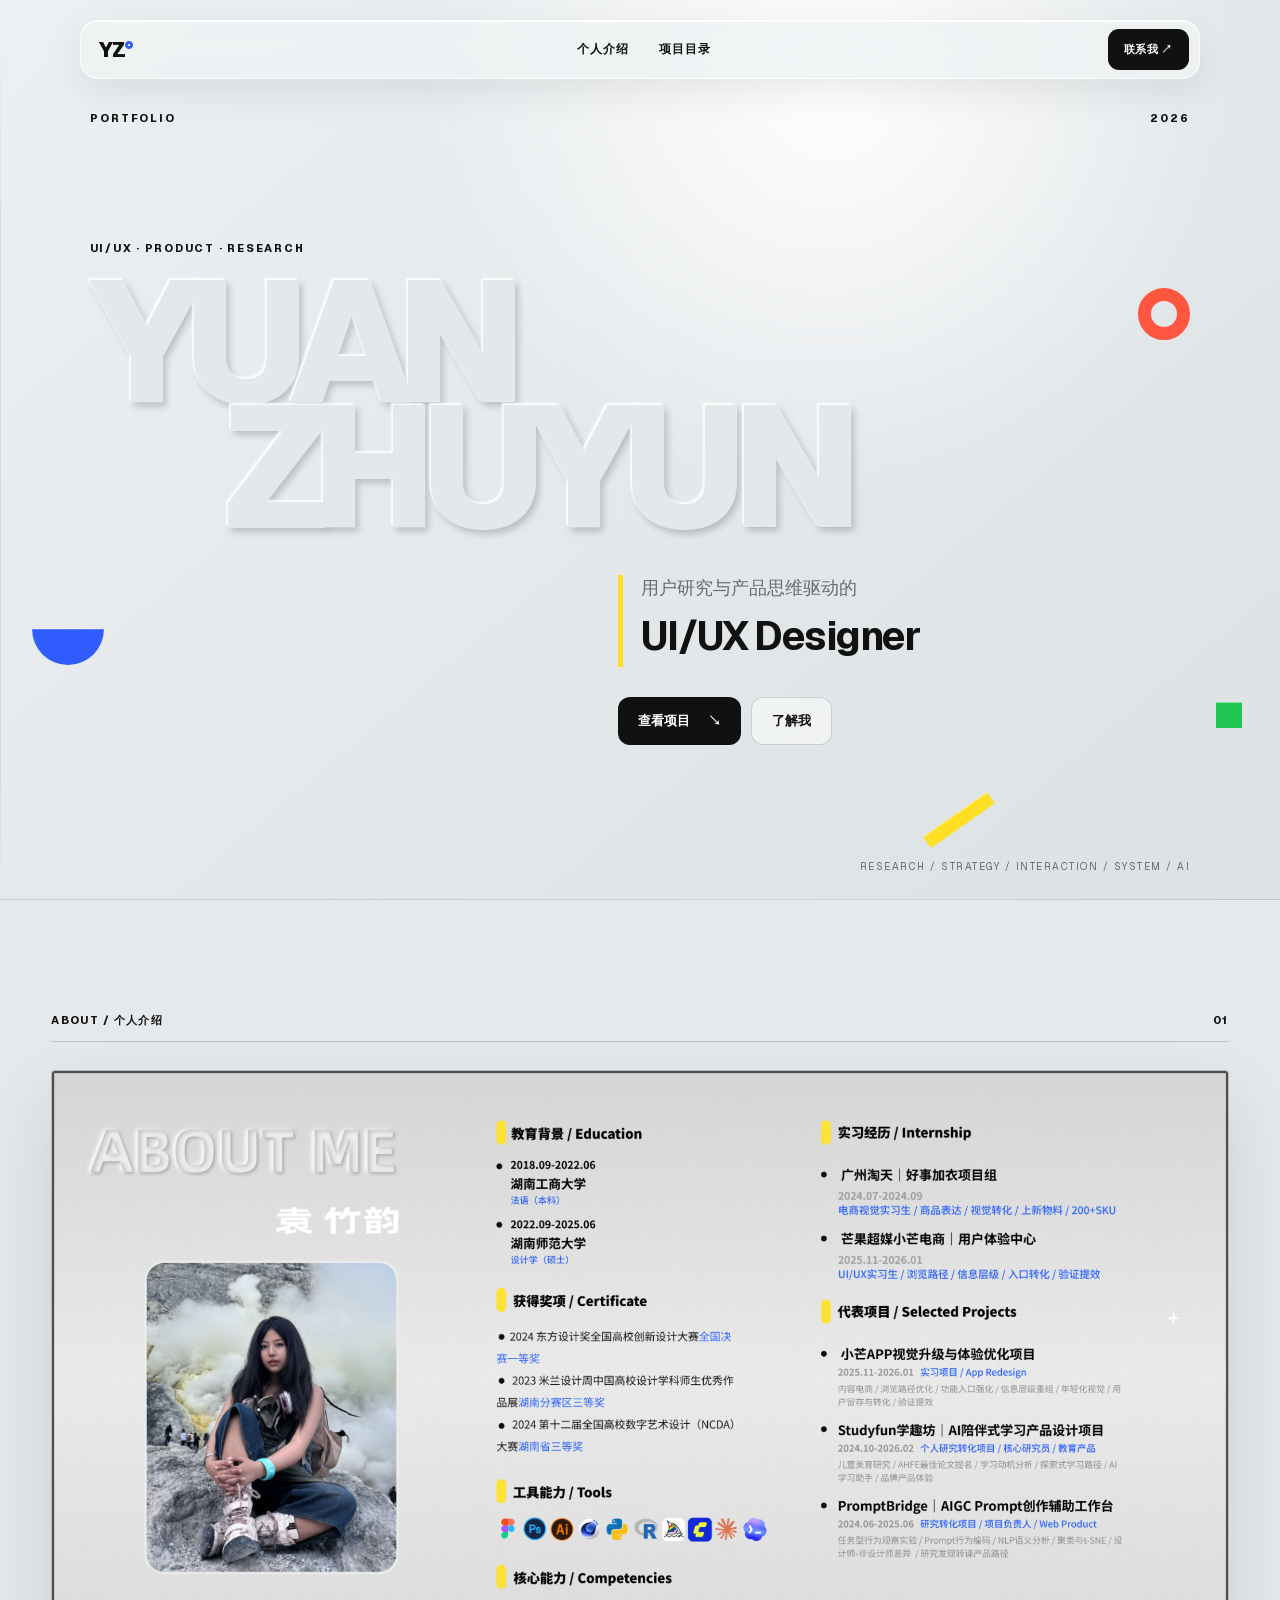
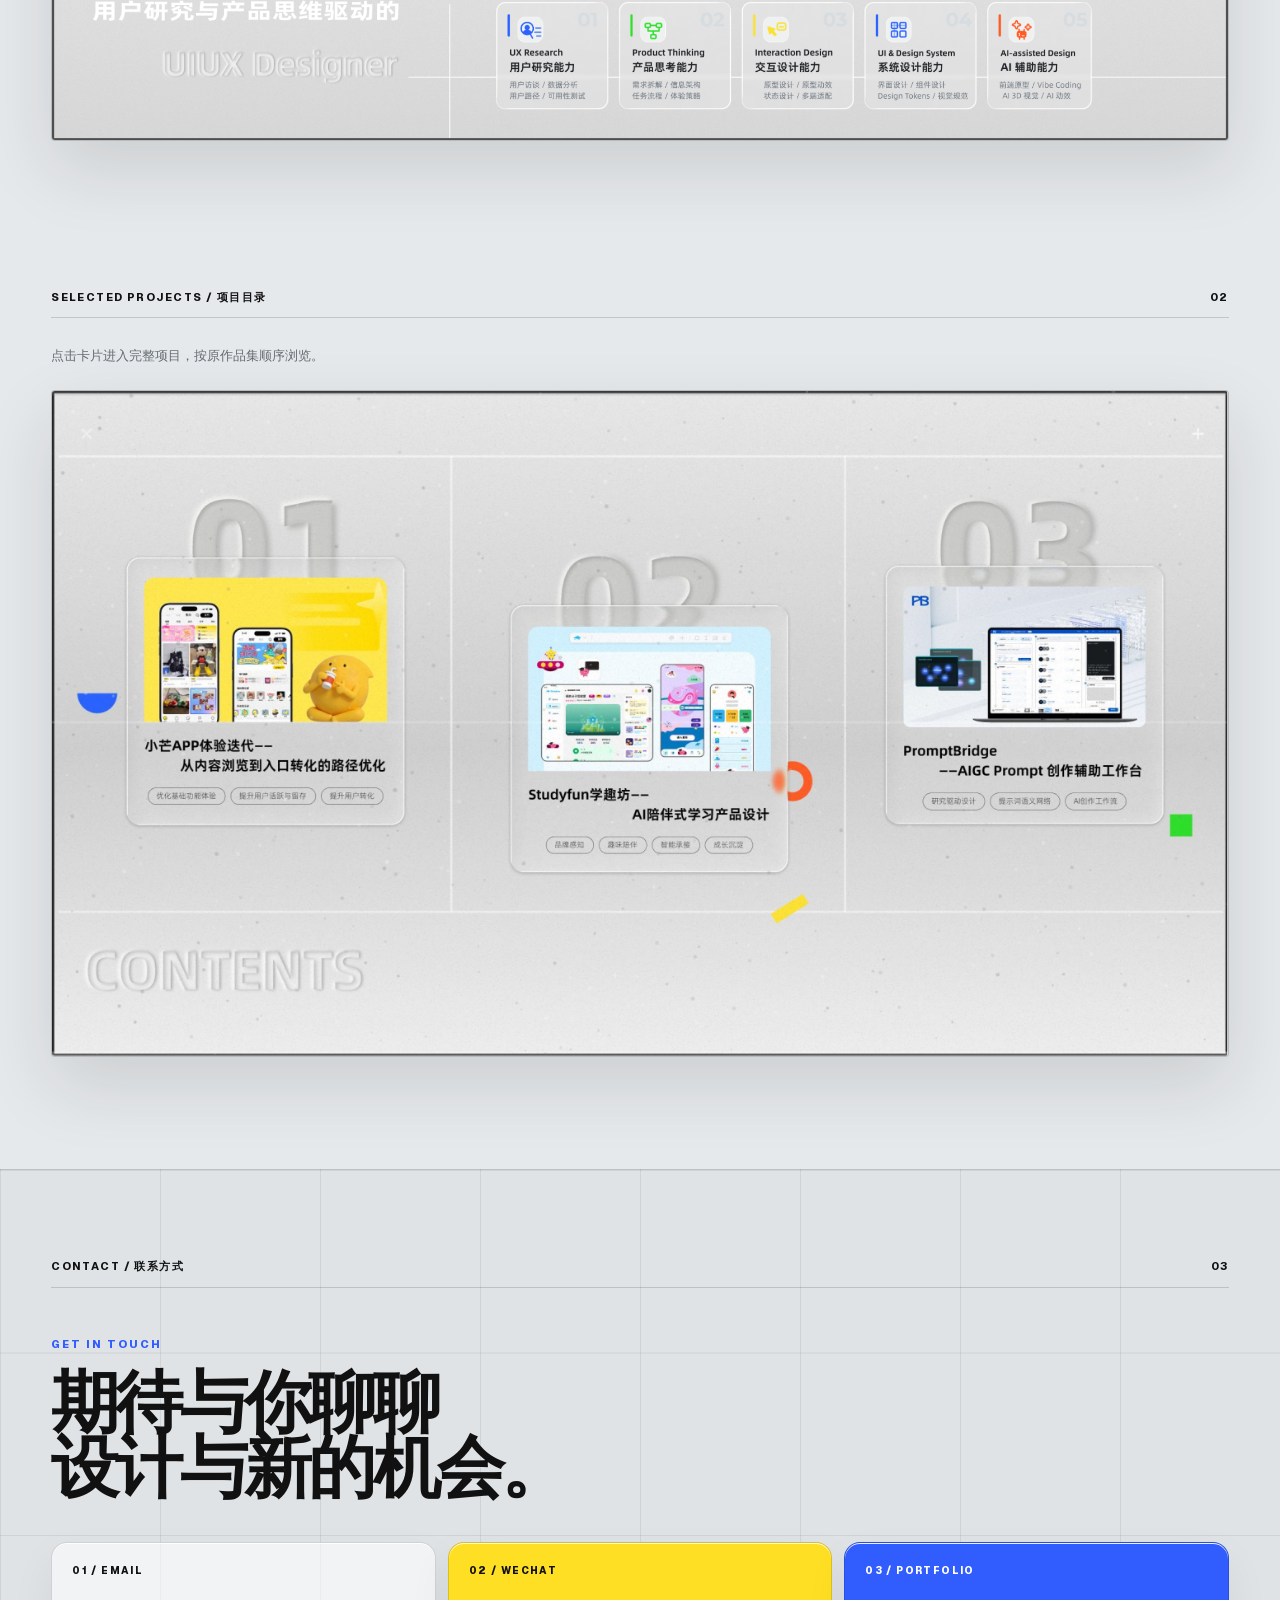
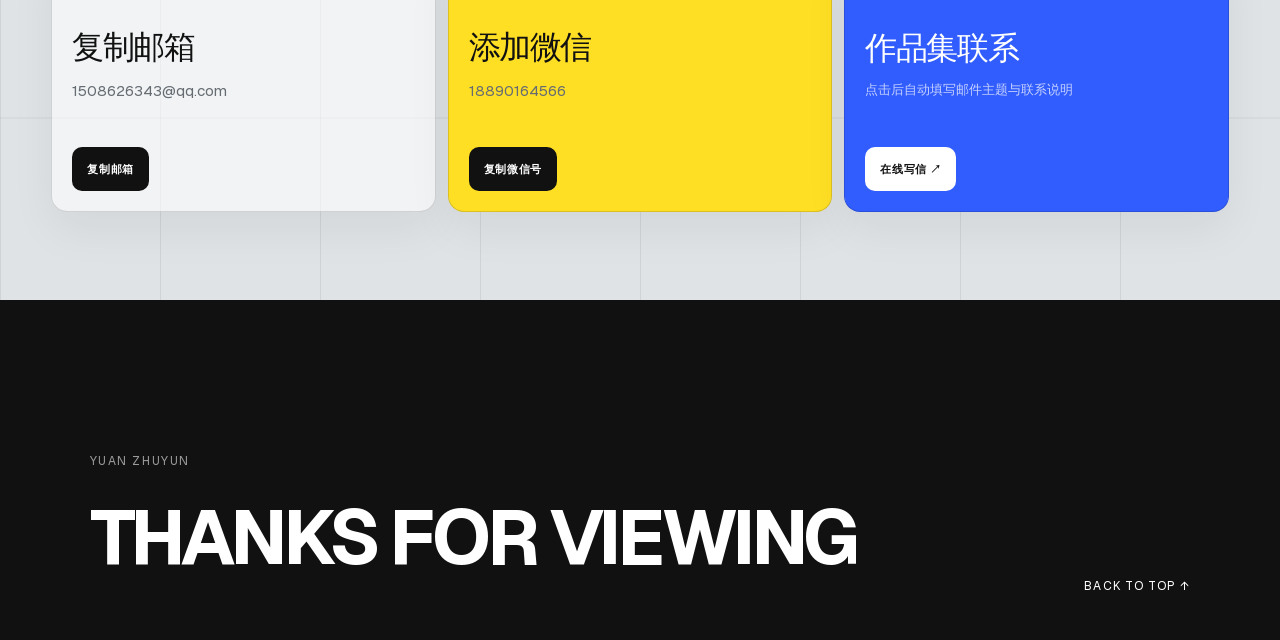
<file: index.html>
<!DOCTYPE html><html lang="zh-CN"><head><meta charSet="utf-8"/><meta name="viewport" content="width=device-width, initial-scale=1"/><link rel="preload" href="/assets/frontback/about.png" as="image"/><link rel="preload" href="/assets/frontback/contents.png" as="image"/><link rel="stylesheet" href="/assets/index-DQmbIIJU.css" data-rsc-css-href="/assets/index-DQmbIIJU.css" data-precedence="vite-rsc/importer-resources"/><link rel="modulepreload" href="/assets/layout-segment-context-_hpHDieD.js" crossorigin=""/><link rel="modulepreload" href="/assets/rolldown-runtime-S-ySWqyJ.js" crossorigin=""/><link rel="modulepreload" href="/assets/index-BLAc8QXt.js" crossorigin=""/><link rel="modulepreload" href="/assets/framework-DjPHiq1u.js" crossorigin=""/><link rel="modulepreload" href="/assets/contact-section-D_4IwxzO.js" crossorigin=""/><title>袁竹韵｜UI/UX Designer Portfolio</title><meta name="description" content="用户研究与产品思维驱动的 UI/UX 设计师个人作品集。"/><link rel="shortcut icon" href="/favicon.svg"/><link rel="icon" href="/favicon.svg"/><meta name="codex-preview" content="development"/><link rel="modulepreload" href="/assets/index-BLAc8QXt.js" />
<link rel="preload" href="/assets/_vinext_fonts/geist-8ac0455e797f/geist-ff2310f5.woff2" as="font" type="font/woff2" crossorigin />
<link rel="preload" href="/assets/_vinext_fonts/geist-8ac0455e797f/geist-875ccdd4.woff2" as="font" type="font/woff2" crossorigin />
<link rel="preload" href="/assets/_vinext_fonts/geist-8ac0455e797f/geist-52306abf.woff2" as="font" type="font/woff2" crossorigin />
<link rel="preload" href="/assets/_vinext_fonts/geist-8ac0455e797f/geist-001175b1.woff2" as="font" type="font/woff2" crossorigin />
<link rel="preload" href="/assets/_vinext_fonts/geist-8ac0455e797f/geist-98bbbccb.woff2" as="font" type="font/woff2" crossorigin />
<link rel="preload" href="/assets/_vinext_fonts/geist-mono-00e989178794/geist-mono-f6b33328.woff2" as="font" type="font/woff2" crossorigin />
<link rel="preload" href="/assets/_vinext_fonts/geist-mono-00e989178794/geist-mono-44e03052.woff2" as="font" type="font/woff2" crossorigin />
<link rel="preload" href="/assets/_vinext_fonts/geist-mono-00e989178794/geist-mono-0638449e.woff2" as="font" type="font/woff2" crossorigin />
<link rel="preload" href="/assets/_vinext_fonts/geist-mono-00e989178794/geist-mono-971fb274.woff2" as="font" type="font/woff2" crossorigin />
<link rel="preload" href="/assets/_vinext_fonts/geist-mono-00e989178794/geist-mono-44745446.woff2" as="font" type="font/woff2" crossorigin />
<link rel="preload" href="/assets/_vinext_fonts/geist-mono-00e989178794/geist-mono-013b2f2f.woff2" as="font" type="font/woff2" crossorigin />
<style data-vinext-fonts>/* cyrillic-ext */
@font-face {
  font-family: 'Geist';
  font-style: normal;
  font-weight: 100 900;
  font-display: swap;
  src: url(/assets/_vinext_fonts/geist-8ac0455e797f/geist-ff2310f5.woff2) format('woff2');
  unicode-range: U+0460-052F, U+1C80-1C8A, U+20B4, U+2DE0-2DFF, U+A640-A69F, U+FE2E-FE2F;
}
/* cyrillic */
@font-face {
  font-family: 'Geist';
  font-style: normal;
  font-weight: 100 900;
  font-display: swap;
  src: url(/assets/_vinext_fonts/geist-8ac0455e797f/geist-875ccdd4.woff2) format('woff2');
  unicode-range: U+0301, U+0400-045F, U+0490-0491, U+04B0-04B1, U+2116;
}
/* vietnamese */
@font-face {
  font-family: 'Geist';
  font-style: normal;
  font-weight: 100 900;
  font-display: swap;
  src: url(/assets/_vinext_fonts/geist-8ac0455e797f/geist-52306abf.woff2) format('woff2');
  unicode-range: U+0102-0103, U+0110-0111, U+0128-0129, U+0168-0169, U+01A0-01A1, U+01AF-01B0, U+0300-0301, U+0303-0304, U+0308-0309, U+0323, U+0329, U+1EA0-1EF9, U+20AB;
}
/* latin-ext */
@font-face {
  font-family: 'Geist';
  font-style: normal;
  font-weight: 100 900;
  font-display: swap;
  src: url(/assets/_vinext_fonts/geist-8ac0455e797f/geist-001175b1.woff2) format('woff2');
  unicode-range: U+0100-02BA, U+02BD-02C5, U+02C7-02CC, U+02CE-02D7, U+02DD-02FF, U+0304, U+0308, U+0329, U+1D00-1DBF, U+1E00-1E9F, U+1EF2-1EFF, U+2020, U+20A0-20AB, U+20AD-20C0, U+2113, U+2C60-2C7F, U+A720-A7FF;
}
/* latin */
@font-face {
  font-family: 'Geist';
  font-style: normal;
  font-weight: 100 900;
  font-display: swap;
  src: url(/assets/_vinext_fonts/geist-8ac0455e797f/geist-98bbbccb.woff2) format('woff2');
  unicode-range: U+0000-00FF, U+0131, U+0152-0153, U+02BB-02BC, U+02C6, U+02DA, U+02DC, U+0304, U+0308, U+0329, U+2000-206F, U+20AC, U+2122, U+2191, U+2193, U+2212, U+2215, U+FEFF, U+FFFD;
}

.__font_geist_0tvmz3h { font-family: 'Geist', sans-serif; }

.__variable_geist_0tvmz3h { --font-geist-sans: 'Geist', sans-serif; }

/* cyrillic-ext */
@font-face {
  font-family: 'Geist Mono';
  font-style: normal;
  font-weight: 100 900;
  font-display: swap;
  src: url(/assets/_vinext_fonts/geist-mono-00e989178794/geist-mono-f6b33328.woff2) format('woff2');
  unicode-range: U+0460-052F, U+1C80-1C8A, U+20B4, U+2DE0-2DFF, U+A640-A69F, U+FE2E-FE2F;
}
/* cyrillic */
@font-face {
  font-family: 'Geist Mono';
  font-style: normal;
  font-weight: 100 900;
  font-display: swap;
  src: url(/assets/_vinext_fonts/geist-mono-00e989178794/geist-mono-44e03052.woff2) format('woff2');
  unicode-range: U+0301, U+0400-045F, U+0490-0491, U+04B0-04B1, U+2116;
}
/* symbols2 */
@font-face {
  font-family: 'Geist Mono';
  font-style: normal;
  font-weight: 100 900;
  font-display: swap;
  src: url(/assets/_vinext_fonts/geist-mono-00e989178794/geist-mono-0638449e.woff2) format('woff2');
  unicode-range: U+2000-2001, U+2004-2008, U+200A, U+23B8-23BD, U+2500-259F;
}
/* vietnamese */
@font-face {
  font-family: 'Geist Mono';
  font-style: normal;
  font-weight: 100 900;
  font-display: swap;
  src: url(/assets/_vinext_fonts/geist-mono-00e989178794/geist-mono-971fb274.woff2) format('woff2');
  unicode-range: U+0102-0103, U+0110-0111, U+0128-0129, U+0168-0169, U+01A0-01A1, U+01AF-01B0, U+0300-0301, U+0303-0304, U+0308-0309, U+0323, U+0329, U+1EA0-1EF9, U+20AB;
}
/* latin-ext */
@font-face {
  font-family: 'Geist Mono';
  font-style: normal;
  font-weight: 100 900;
  font-display: swap;
  src: url(/assets/_vinext_fonts/geist-mono-00e989178794/geist-mono-44745446.woff2) format('woff2');
  unicode-range: U+0100-02BA, U+02BD-02C5, U+02C7-02CC, U+02CE-02D7, U+02DD-02FF, U+0304, U+0308, U+0329, U+1D00-1DBF, U+1E00-1E9F, U+1EF2-1EFF, U+2020, U+20A0-20AB, U+20AD-20C0, U+2113, U+2C60-2C7F, U+A720-A7FF;
}
/* latin */
@font-face {
  font-family: 'Geist Mono';
  font-style: normal;
  font-weight: 100 900;
  font-display: swap;
  src: url(/assets/_vinext_fonts/geist-mono-00e989178794/geist-mono-013b2f2f.woff2) format('woff2');
  unicode-range: U+0000-00FF, U+0131, U+0152-0153, U+02BB-02BC, U+02C6, U+02DA, U+02DC, U+0304, U+0308, U+0329, U+2000-206F, U+20AC, U+2122, U+2191, U+2193, U+2212, U+2215, U+FEFF, U+FFFD;
}

.__font_geist_mono_1diim1n { font-family: 'Geist Mono', sans-serif; }

.__variable_geist_mono_1diim1n { --font-geist-mono: 'Geist Mono', sans-serif; }
</style>
</head><body class="__variable_geist_0tvmz3h __variable_geist_mono_1diim1n antialiased"><main><header class="site-header"><a class="brand" href="/" aria-label="返回作品集首页">YZ<span>°</span></a><nav aria-label="主导航"><a href="/#about">个人介绍</a><a href="/#projects">项目目录</a></nav><a class="header-contact" href="/#contact">联系我 ↗</a></header><section class="hero" id="top"><div class="hero-grid" aria-hidden="true"></div><div class="shape shape-blue" aria-hidden="true"></div><div class="shape shape-red" aria-hidden="true"></div><div class="shape shape-yellow" aria-hidden="true"></div><div class="shape shape-green" aria-hidden="true"></div><div class="hero-kicker"><span>PORTFOLIO</span><span>2026</span></div><div class="hero-copy"><p class="eyebrow">UI/UX · PRODUCT · RESEARCH</p><h1><span>YUAN</span><span>ZHUYUN</span></h1><div class="hero-statement"><p>用户研究与产品思维驱动的</p><strong>UI/UX Designer</strong></div><div class="hero-actions"><a class="button button-dark" href="#projects">查看项目 <span aria-hidden="true">↘</span></a><a class="button button-light" href="#about">了解我</a></div></div><p class="hero-note">RESEARCH / STRATEGY / INTERACTION / SYSTEM / AI</p></section><section class="portfolio-section" id="about"><div class="section-heading"><p>ABOUT / 个人介绍</p><span>01</span></div><div class="artboard-shell reveal"><img src="/assets/frontback/about.png" alt="袁竹韵的个人介绍、教育背景、实习经历、代表项目、工具与核心能力"/></div></section><section class="portfolio-section projects-section" id="projects"><div class="section-heading"><p>SELECTED PROJECTS / 项目目录</p><span>02</span></div><p class="section-intro">点击卡片进入完整项目，按原作品集顺序浏览。</p><div class="contents-board reveal"><img src="/assets/frontback/contents.png" alt="三个作品集项目目录：小芒、Studyfun 学趣坊、PromptBridge"/><div class="contents-links" aria-label="项目目录"><a href="/projects/xiaomang" aria-label="01 小芒 APP 视觉升级与体验优化"><span>OPEN 01</span></a><a href="/projects/studyfun" aria-label="02 Studyfun 学趣坊 AI 陪伴式学习产品设计"><span>OPEN 02</span></a><a href="/projects/promptbridge" aria-label="03 PromptBridge AIGC Prompt 创作辅助工作台"><span>OPEN 03</span></a></div></div></section><section class="contact-section" id="contact"><div class="contact-heading"><p>CONTACT / 联系方式</p><span>03</span></div><div class="contact-intro"><p>GET IN TOUCH</p><h2>期待与你聊聊<br/>设计与新的机会。</h2></div><div class="contact-grid"><article class="contact-card contact-card-email"><span>01 / EMAIL</span><div><h3>复制邮箱</h3><button class="contact-value-copy" type="button" data-tooltip="点击复制邮箱" aria-label="复制邮箱 1508626343@qq.com">1508626343@qq.com</button></div><button class="contact-action" type="button">复制邮箱</button></article><article class="contact-card contact-card-wechat"><span>02 / WECHAT</span><div><h3>添加微信</h3><button class="contact-value-copy" type="button" data-tooltip="点击复制微信号" aria-label="复制微信号 18890164566">18890164566</button></div><button class="contact-action" type="button">复制微信号</button></article><article class="contact-card contact-card-portfolio"><span>03 / PORTFOLIO</span><div><h3>作品集联系</h3><p>点击后自动填写邮件主题与联系说明</p></div><a class="contact-action" href="https://mail.google.com/mail/?view=cm&amp;fs=1&amp;to=1508626343%40qq.com&amp;su=%E4%BD%9C%E5%93%81%E9%9B%86%E8%81%94%E7%B3%BB%EF%BD%9C%E8%A2%81%E7%AB%B9%E9%9F%B5&amp;body=%E4%BD%A0%E5%A5%BD%EF%BC%8C%E6%88%91%E9%80%9A%E8%BF%87%E4%BD%A0%E7%9A%84%E4%B8%AA%E4%BA%BA%E4%BD%9C%E5%93%81%E9%9B%86%E7%BD%91%E7%AB%99%E4%BA%86%E8%A7%A3%E5%88%B0%E4%BD%A0%EF%BC%8C%E6%83%B3%E4%B8%8E%E4%BD%A0%E8%BF%9B%E4%B8%80%E6%AD%A5%E6%B2%9F%E9%80%9A%E3%80%82" target="_blank" rel="noreferrer" aria-label="打开在线邮箱发送作品集联系邮件">在线写信 ↗</a></article></div></section><footer><div><span>YUAN ZHUYUN</span><strong>THANKS FOR VIEWING</strong></div><a href="#top">BACK TO TOP ↑</a></footer></main><script src="/site.js" defer></script></body></html>
</file>
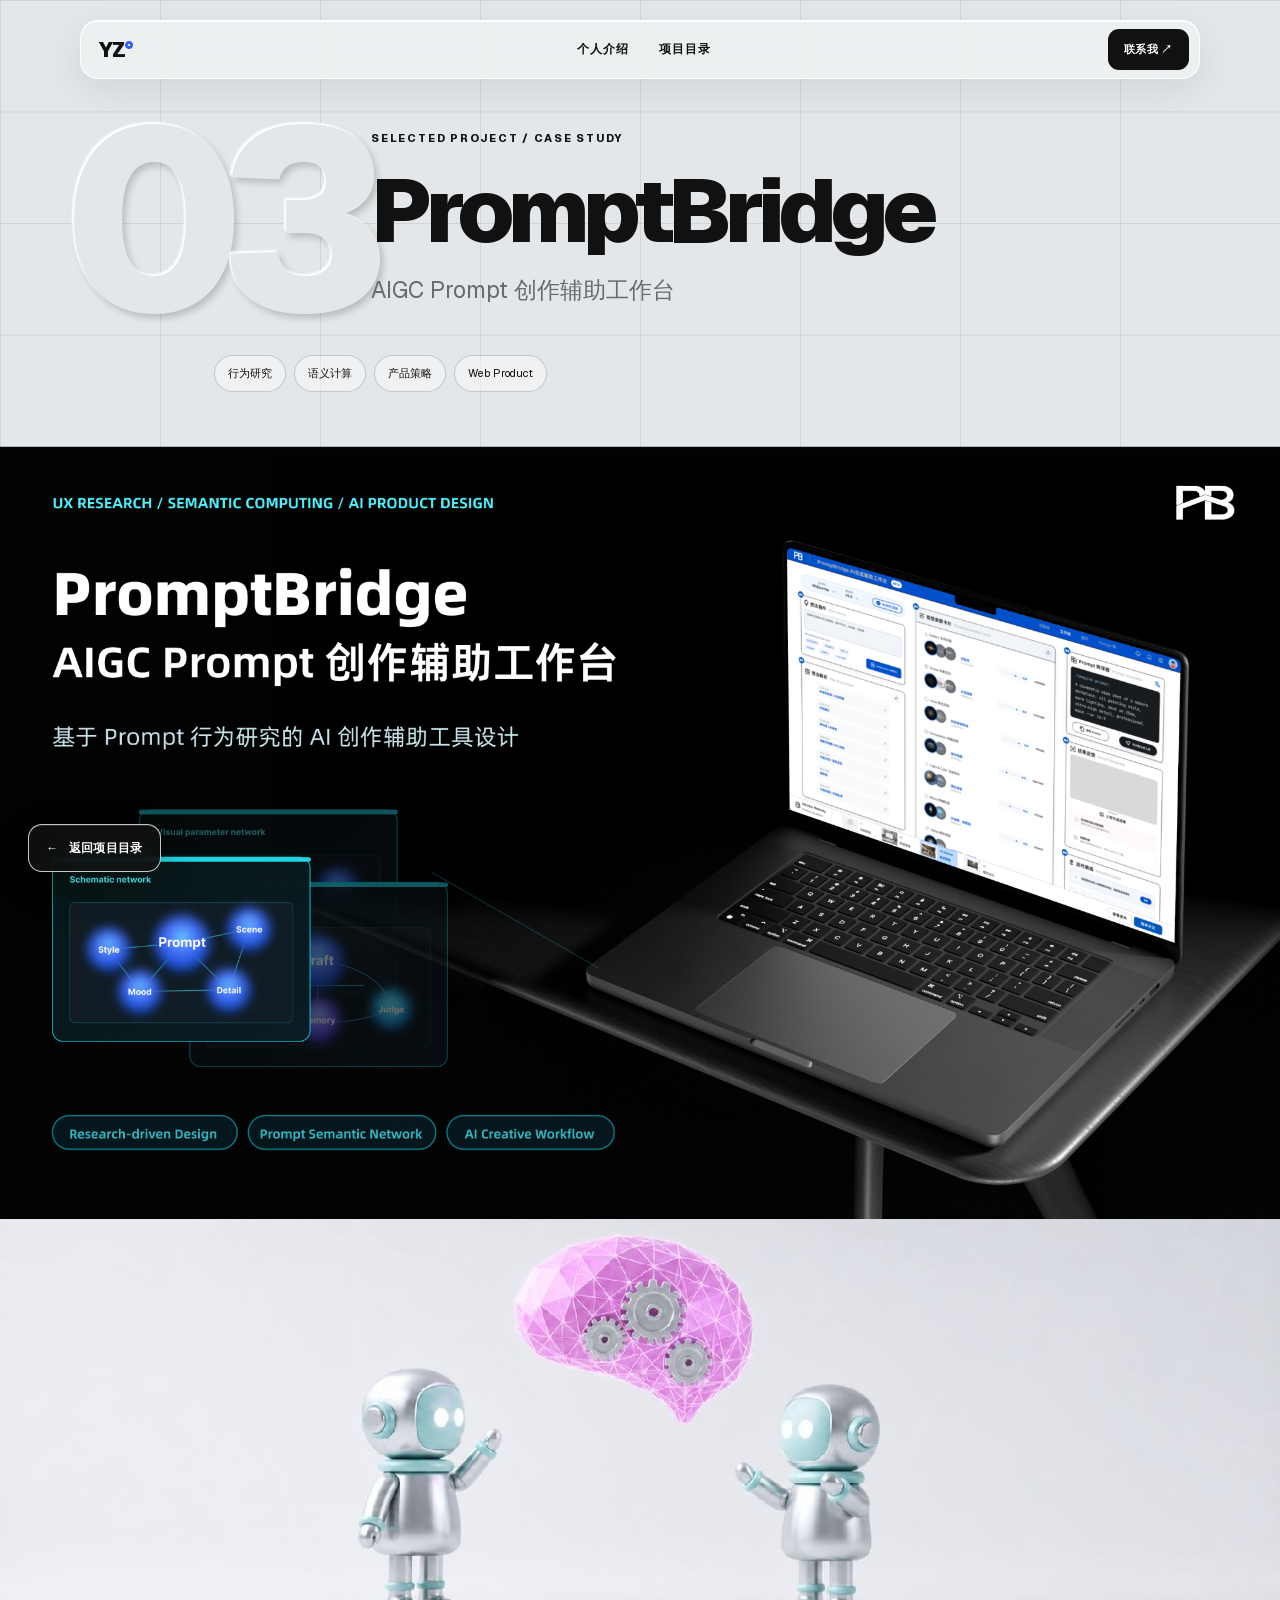
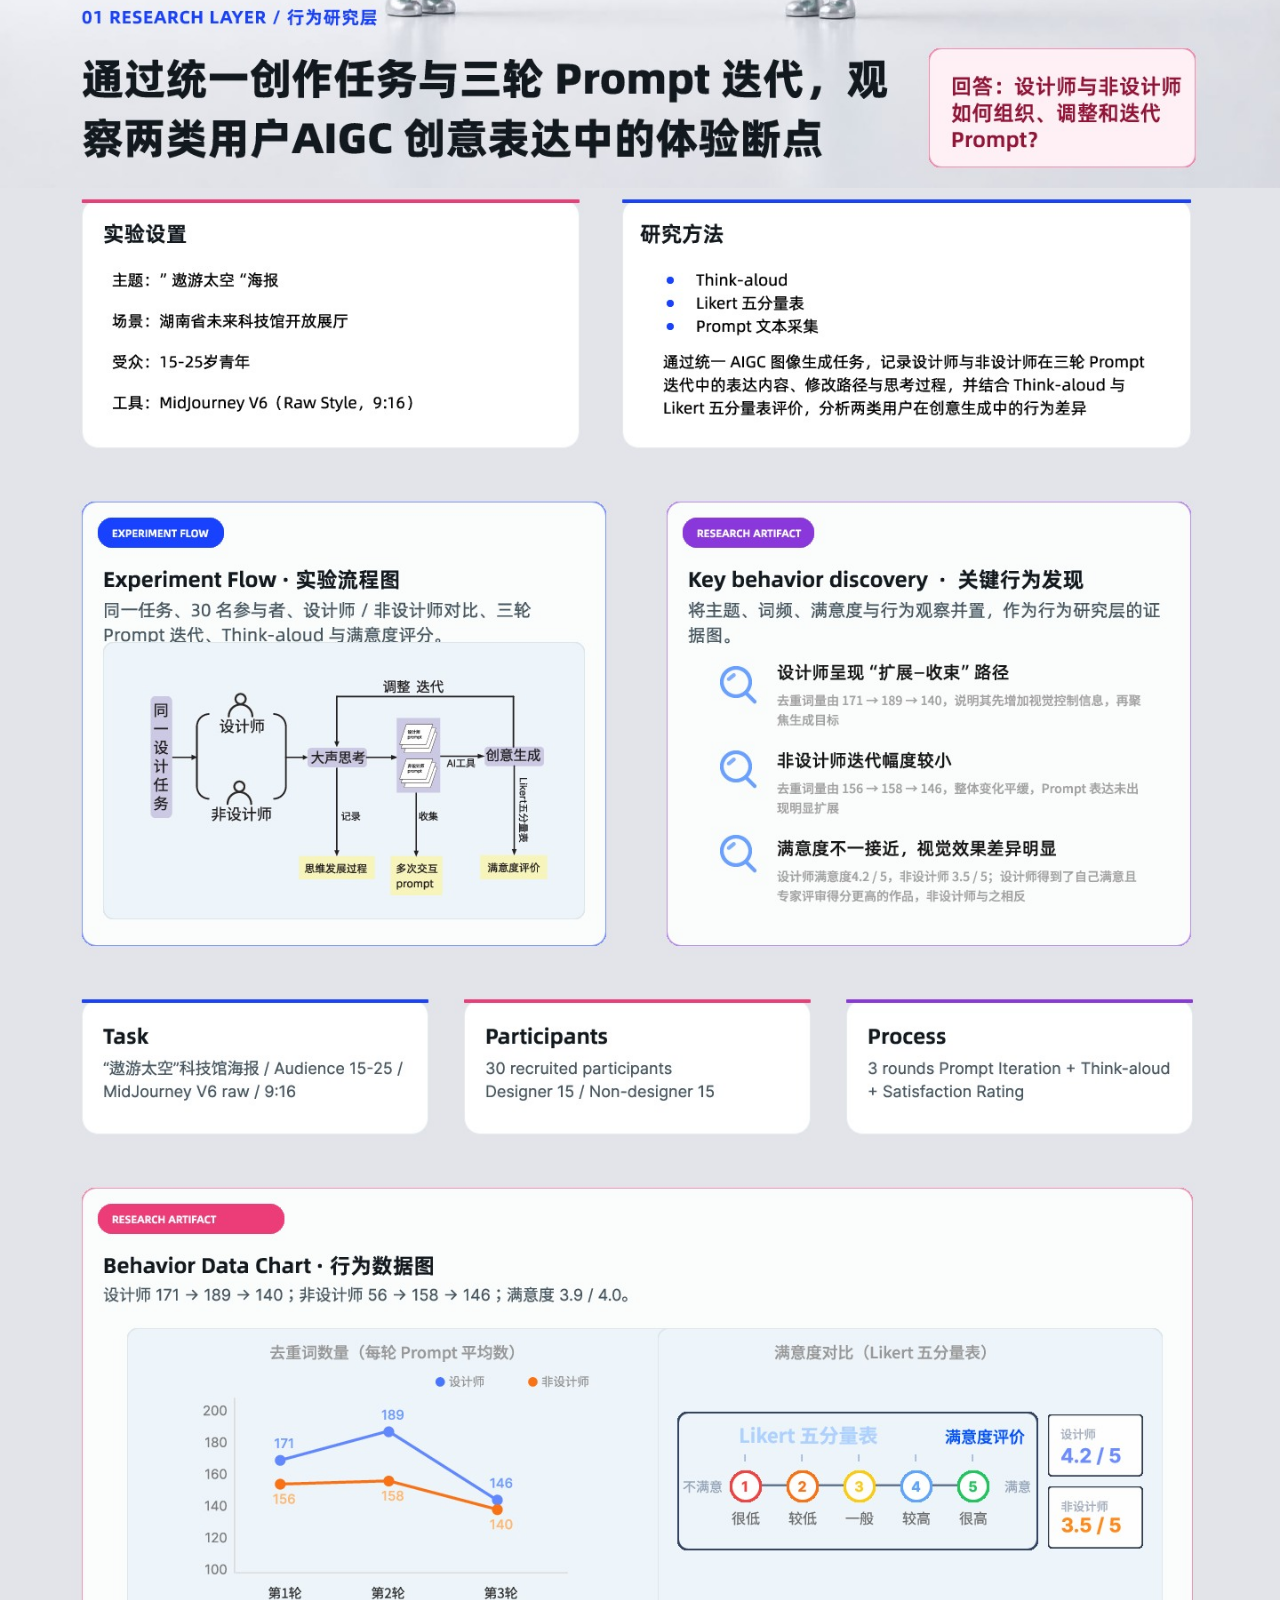
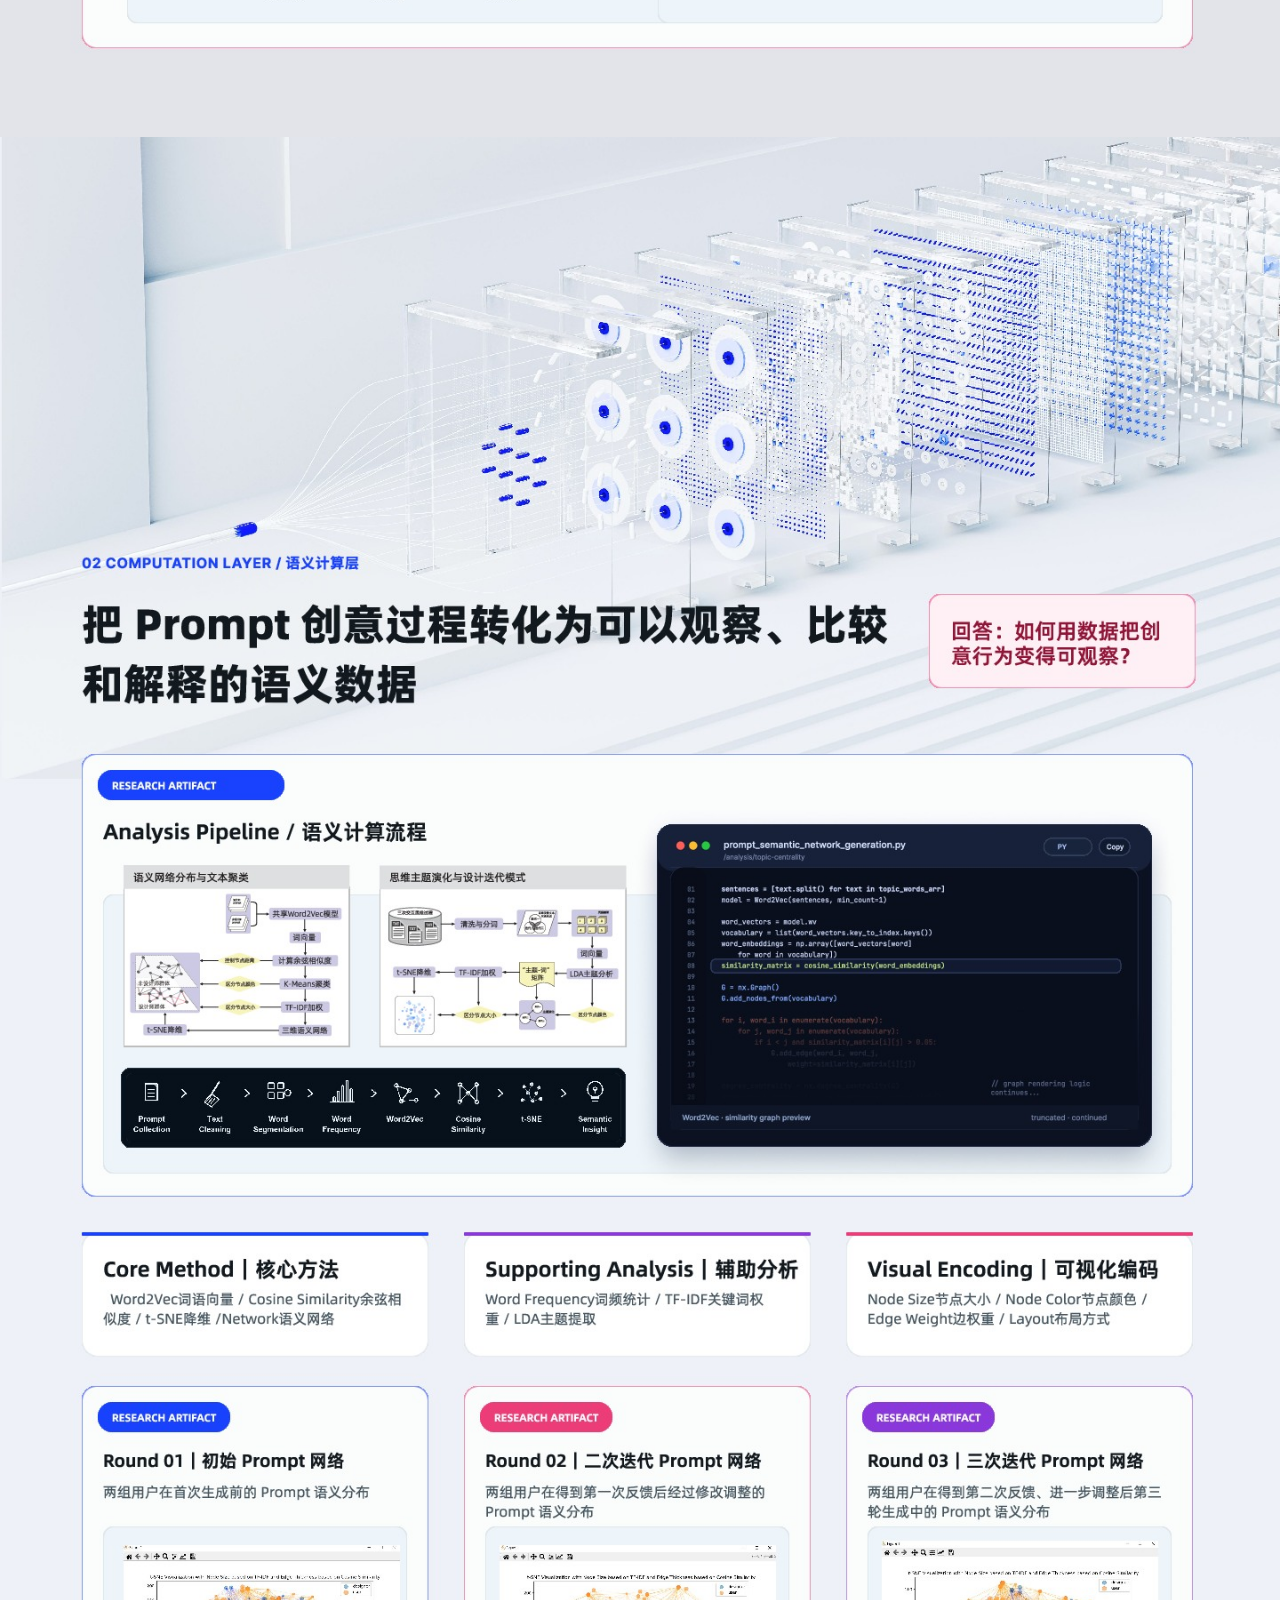
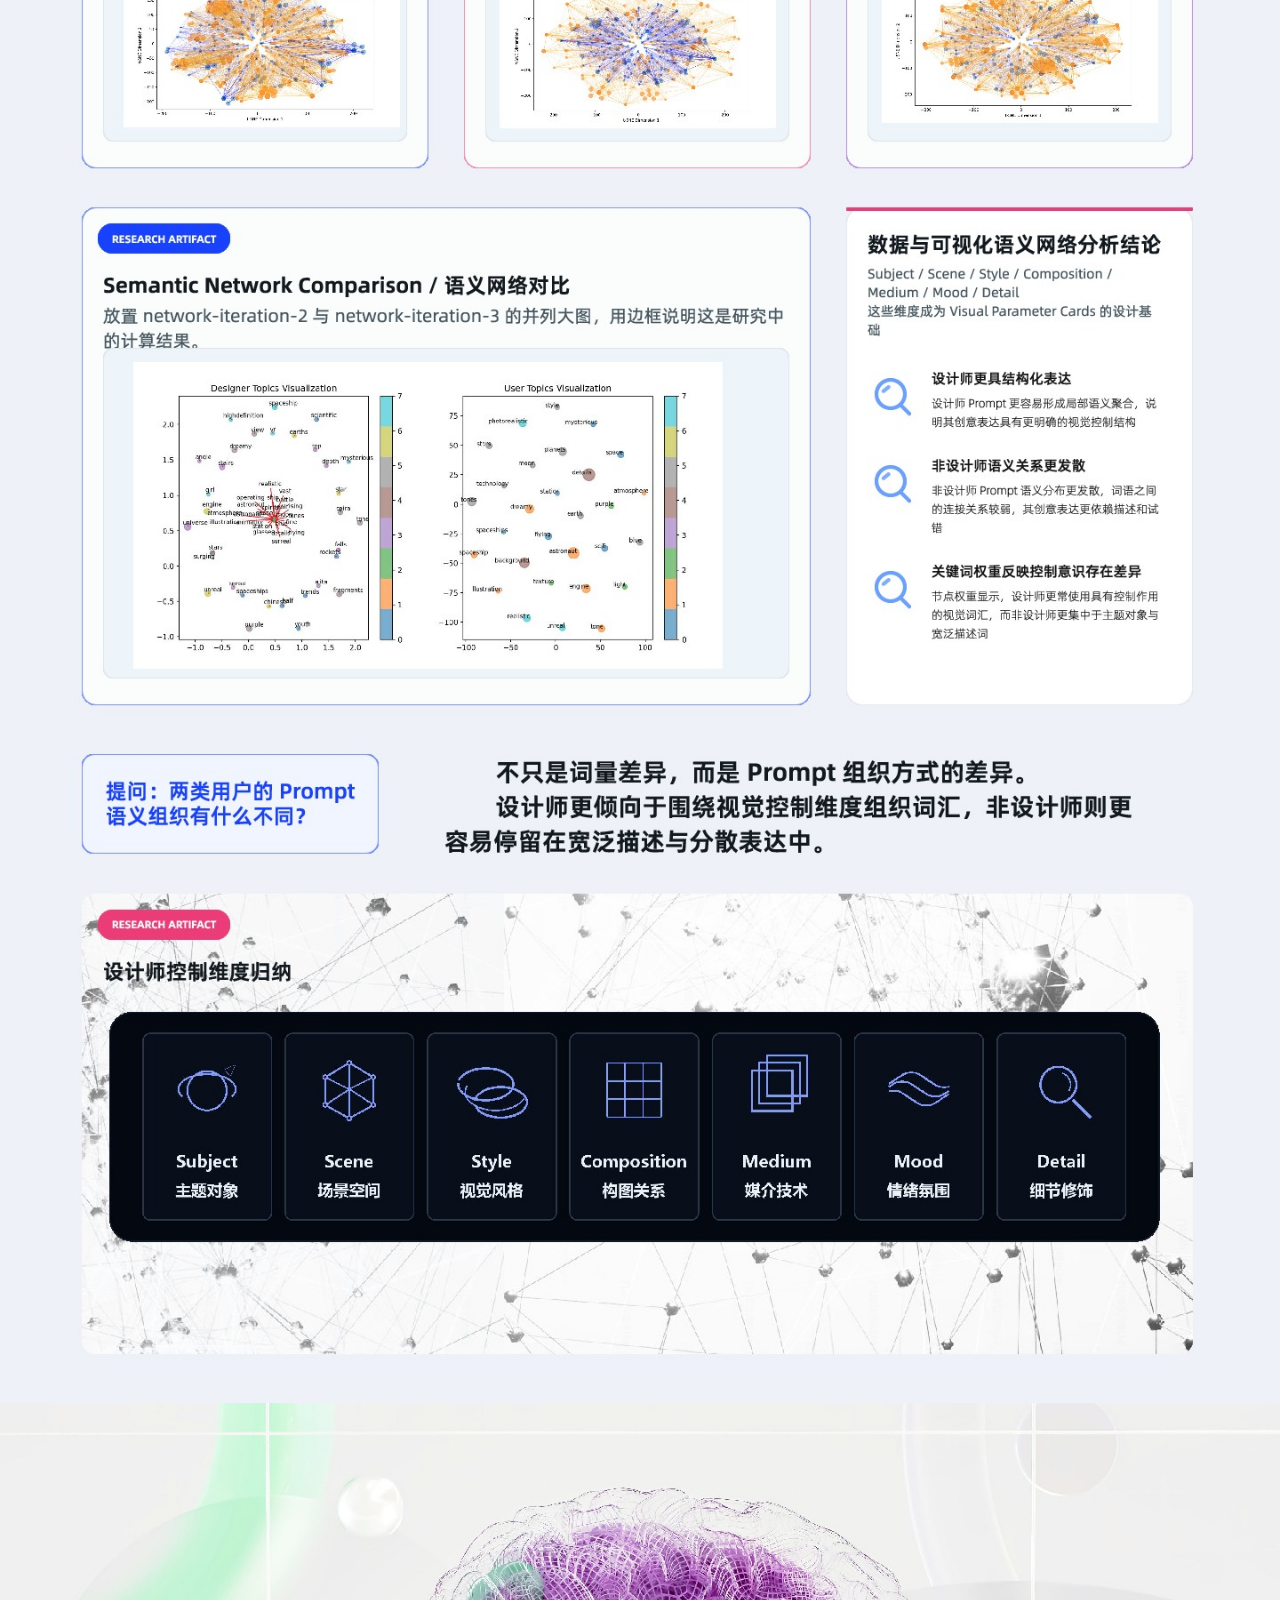
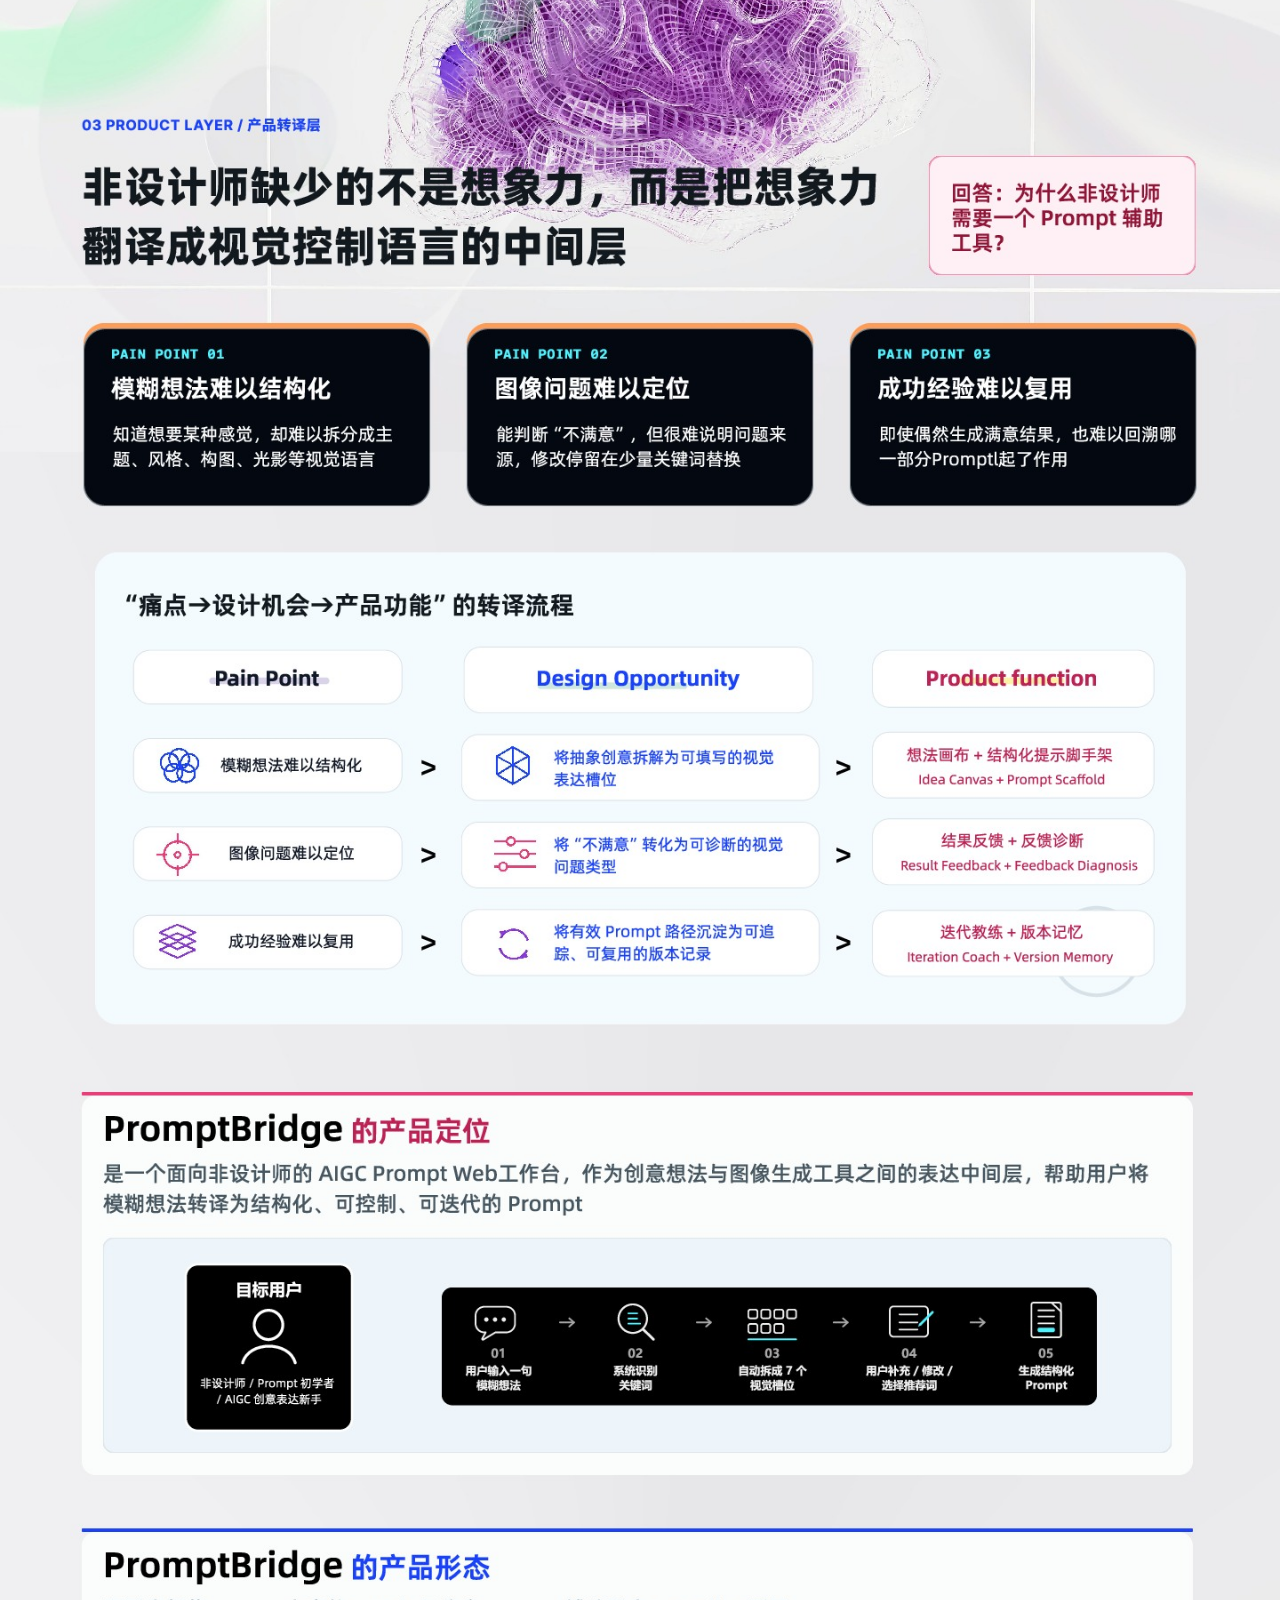
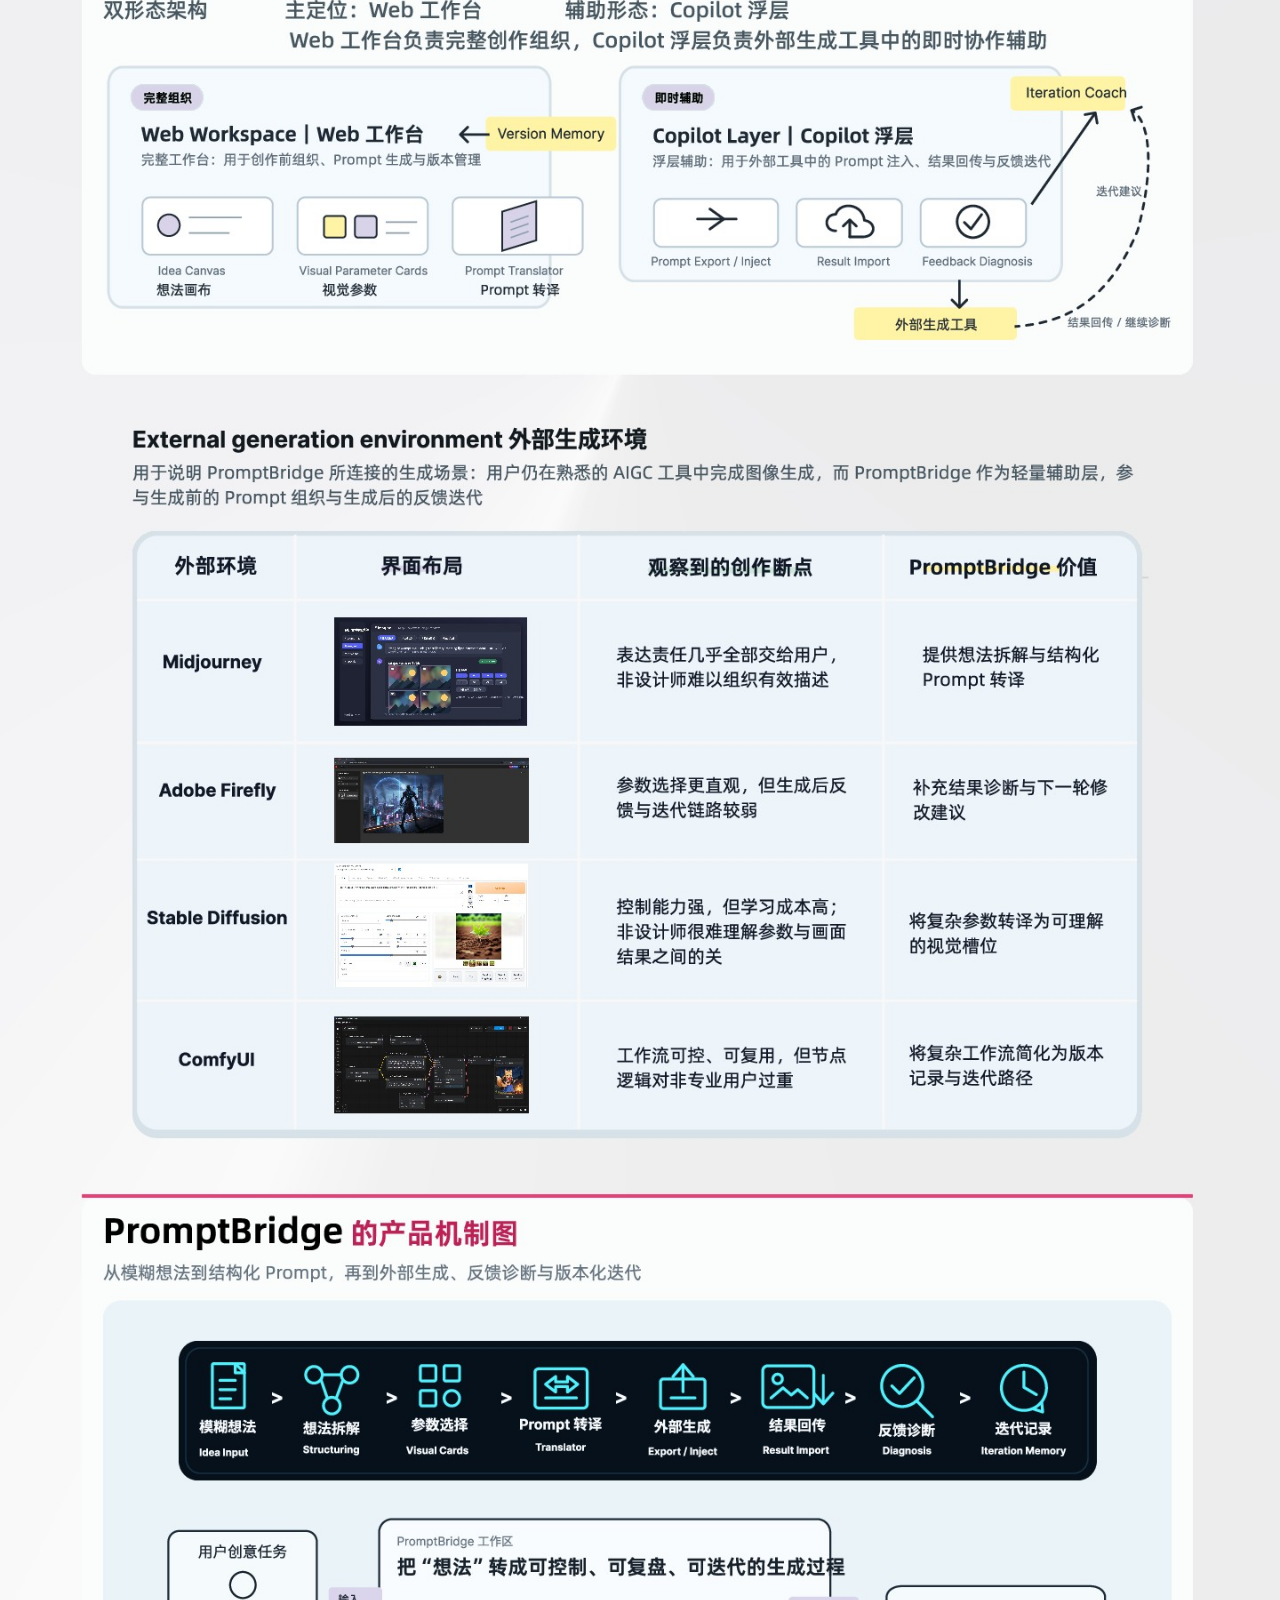
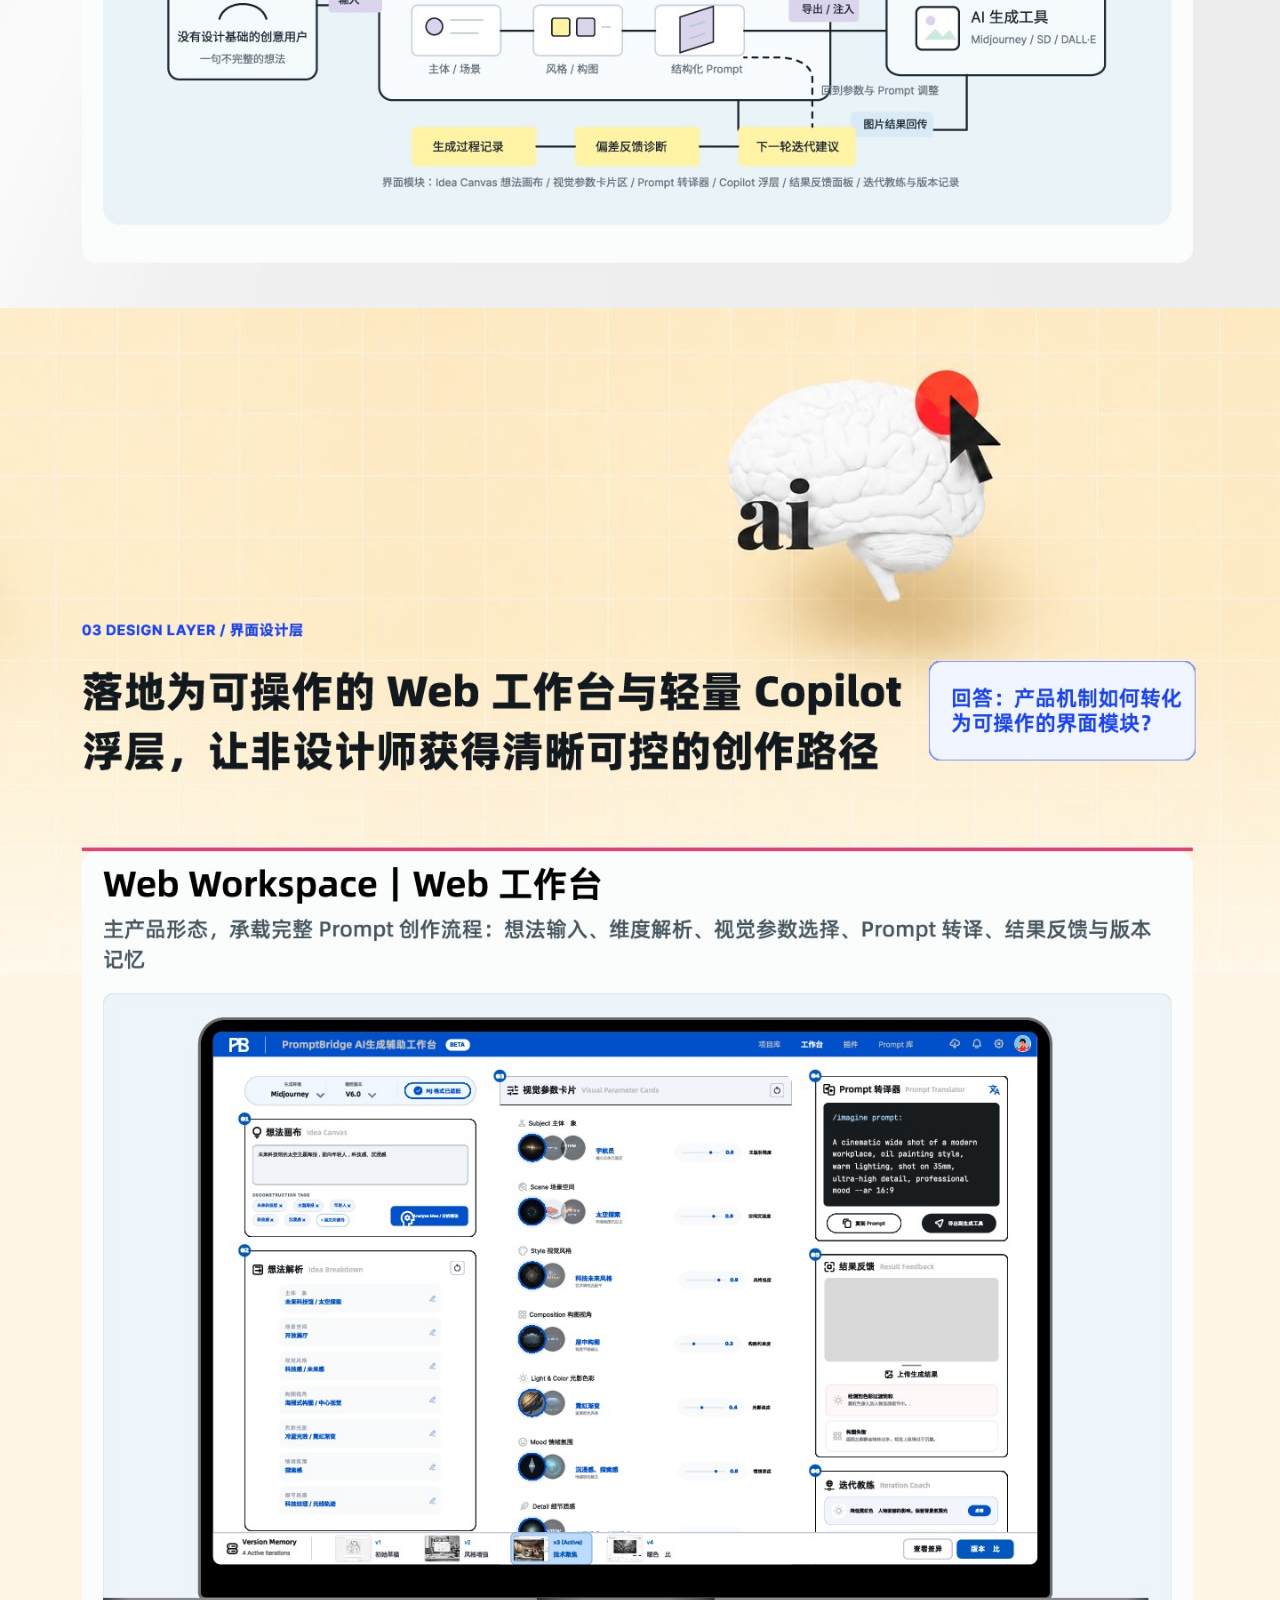
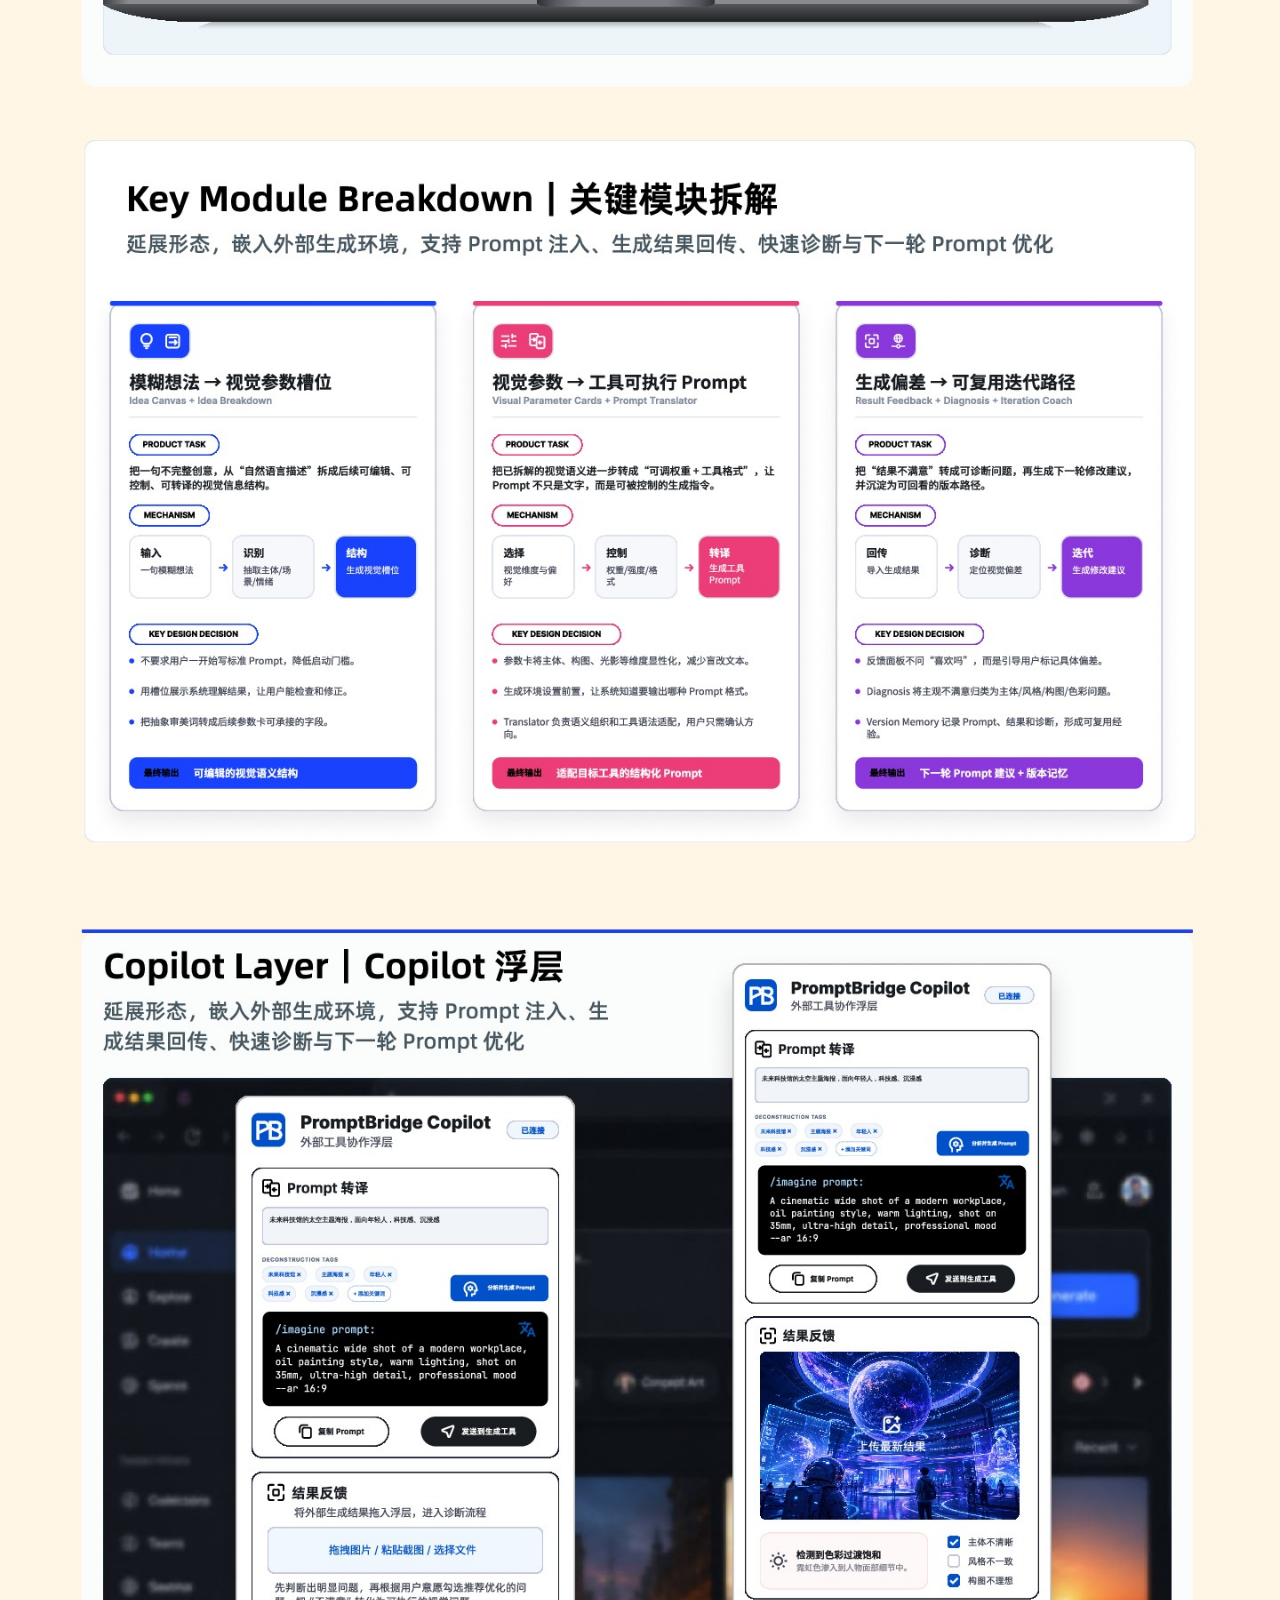
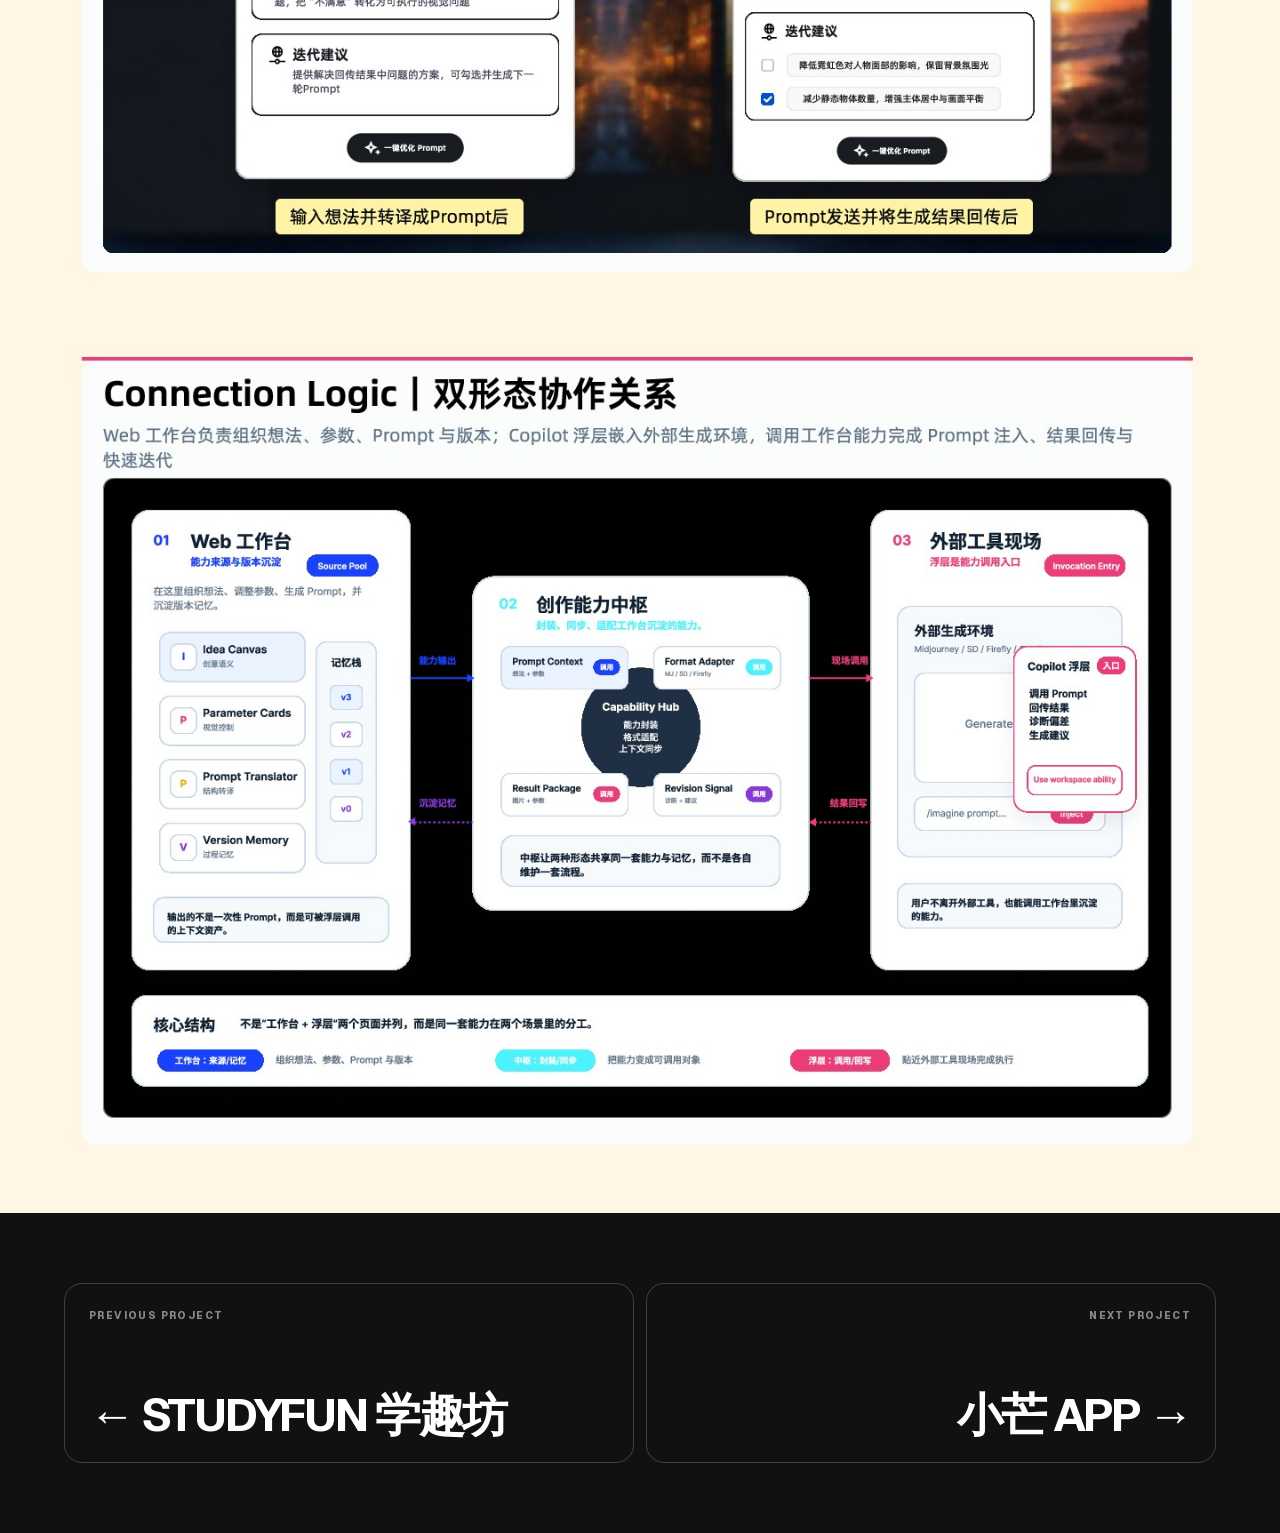
<file: projects/promptbridge/index.html>
<!DOCTYPE html><html lang="zh-CN"><head><meta charSet="utf-8"/><meta name="viewport" content="width=device-width, initial-scale=1"/><link rel="preload" href="/assets/promptbridge/cover-repaired.png" as="image" fetchPriority="high"/><link rel="stylesheet" href="/assets/index-DQmbIIJU.css" data-rsc-css-href="/assets/index-DQmbIIJU.css" data-precedence="vite-rsc/importer-resources"/><link rel="modulepreload" href="/assets/layout-segment-context-_hpHDieD.js" crossorigin=""/><link rel="modulepreload" href="/assets/rolldown-runtime-S-ySWqyJ.js" crossorigin=""/><link rel="modulepreload" href="/assets/index-BLAc8QXt.js" crossorigin=""/><link rel="modulepreload" href="/assets/framework-DjPHiq1u.js" crossorigin=""/><title>袁竹韵｜UI/UX Designer Portfolio</title><meta name="description" content="用户研究与产品思维驱动的 UI/UX 设计师个人作品集。"/><link rel="shortcut icon" href="/favicon.svg"/><link rel="icon" href="/favicon.svg"/><meta name="codex-preview" content="development"/><link rel="modulepreload" href="/assets/index-BLAc8QXt.js" />
<link rel="preload" href="/assets/_vinext_fonts/geist-8ac0455e797f/geist-ff2310f5.woff2" as="font" type="font/woff2" crossorigin />
<link rel="preload" href="/assets/_vinext_fonts/geist-8ac0455e797f/geist-875ccdd4.woff2" as="font" type="font/woff2" crossorigin />
<link rel="preload" href="/assets/_vinext_fonts/geist-8ac0455e797f/geist-52306abf.woff2" as="font" type="font/woff2" crossorigin />
<link rel="preload" href="/assets/_vinext_fonts/geist-8ac0455e797f/geist-001175b1.woff2" as="font" type="font/woff2" crossorigin />
<link rel="preload" href="/assets/_vinext_fonts/geist-8ac0455e797f/geist-98bbbccb.woff2" as="font" type="font/woff2" crossorigin />
<link rel="preload" href="/assets/_vinext_fonts/geist-mono-00e989178794/geist-mono-f6b33328.woff2" as="font" type="font/woff2" crossorigin />
<link rel="preload" href="/assets/_vinext_fonts/geist-mono-00e989178794/geist-mono-44e03052.woff2" as="font" type="font/woff2" crossorigin />
<link rel="preload" href="/assets/_vinext_fonts/geist-mono-00e989178794/geist-mono-0638449e.woff2" as="font" type="font/woff2" crossorigin />
<link rel="preload" href="/assets/_vinext_fonts/geist-mono-00e989178794/geist-mono-971fb274.woff2" as="font" type="font/woff2" crossorigin />
<link rel="preload" href="/assets/_vinext_fonts/geist-mono-00e989178794/geist-mono-44745446.woff2" as="font" type="font/woff2" crossorigin />
<link rel="preload" href="/assets/_vinext_fonts/geist-mono-00e989178794/geist-mono-013b2f2f.woff2" as="font" type="font/woff2" crossorigin />
<style data-vinext-fonts>/* cyrillic-ext */
@font-face {
  font-family: 'Geist';
  font-style: normal;
  font-weight: 100 900;
  font-display: swap;
  src: url(/assets/_vinext_fonts/geist-8ac0455e797f/geist-ff2310f5.woff2) format('woff2');
  unicode-range: U+0460-052F, U+1C80-1C8A, U+20B4, U+2DE0-2DFF, U+A640-A69F, U+FE2E-FE2F;
}
/* cyrillic */
@font-face {
  font-family: 'Geist';
  font-style: normal;
  font-weight: 100 900;
  font-display: swap;
  src: url(/assets/_vinext_fonts/geist-8ac0455e797f/geist-875ccdd4.woff2) format('woff2');
  unicode-range: U+0301, U+0400-045F, U+0490-0491, U+04B0-04B1, U+2116;
}
/* vietnamese */
@font-face {
  font-family: 'Geist';
  font-style: normal;
  font-weight: 100 900;
  font-display: swap;
  src: url(/assets/_vinext_fonts/geist-8ac0455e797f/geist-52306abf.woff2) format('woff2');
  unicode-range: U+0102-0103, U+0110-0111, U+0128-0129, U+0168-0169, U+01A0-01A1, U+01AF-01B0, U+0300-0301, U+0303-0304, U+0308-0309, U+0323, U+0329, U+1EA0-1EF9, U+20AB;
}
/* latin-ext */
@font-face {
  font-family: 'Geist';
  font-style: normal;
  font-weight: 100 900;
  font-display: swap;
  src: url(/assets/_vinext_fonts/geist-8ac0455e797f/geist-001175b1.woff2) format('woff2');
  unicode-range: U+0100-02BA, U+02BD-02C5, U+02C7-02CC, U+02CE-02D7, U+02DD-02FF, U+0304, U+0308, U+0329, U+1D00-1DBF, U+1E00-1E9F, U+1EF2-1EFF, U+2020, U+20A0-20AB, U+20AD-20C0, U+2113, U+2C60-2C7F, U+A720-A7FF;
}
/* latin */
@font-face {
  font-family: 'Geist';
  font-style: normal;
  font-weight: 100 900;
  font-display: swap;
  src: url(/assets/_vinext_fonts/geist-8ac0455e797f/geist-98bbbccb.woff2) format('woff2');
  unicode-range: U+0000-00FF, U+0131, U+0152-0153, U+02BB-02BC, U+02C6, U+02DA, U+02DC, U+0304, U+0308, U+0329, U+2000-206F, U+20AC, U+2122, U+2191, U+2193, U+2212, U+2215, U+FEFF, U+FFFD;
}

.__font_geist_0tvmz3h { font-family: 'Geist', sans-serif; }

.__variable_geist_0tvmz3h { --font-geist-sans: 'Geist', sans-serif; }

/* cyrillic-ext */
@font-face {
  font-family: 'Geist Mono';
  font-style: normal;
  font-weight: 100 900;
  font-display: swap;
  src: url(/assets/_vinext_fonts/geist-mono-00e989178794/geist-mono-f6b33328.woff2) format('woff2');
  unicode-range: U+0460-052F, U+1C80-1C8A, U+20B4, U+2DE0-2DFF, U+A640-A69F, U+FE2E-FE2F;
}
/* cyrillic */
@font-face {
  font-family: 'Geist Mono';
  font-style: normal;
  font-weight: 100 900;
  font-display: swap;
  src: url(/assets/_vinext_fonts/geist-mono-00e989178794/geist-mono-44e03052.woff2) format('woff2');
  unicode-range: U+0301, U+0400-045F, U+0490-0491, U+04B0-04B1, U+2116;
}
/* symbols2 */
@font-face {
  font-family: 'Geist Mono';
  font-style: normal;
  font-weight: 100 900;
  font-display: swap;
  src: url(/assets/_vinext_fonts/geist-mono-00e989178794/geist-mono-0638449e.woff2) format('woff2');
  unicode-range: U+2000-2001, U+2004-2008, U+200A, U+23B8-23BD, U+2500-259F;
}
/* vietnamese */
@font-face {
  font-family: 'Geist Mono';
  font-style: normal;
  font-weight: 100 900;
  font-display: swap;
  src: url(/assets/_vinext_fonts/geist-mono-00e989178794/geist-mono-971fb274.woff2) format('woff2');
  unicode-range: U+0102-0103, U+0110-0111, U+0128-0129, U+0168-0169, U+01A0-01A1, U+01AF-01B0, U+0300-0301, U+0303-0304, U+0308-0309, U+0323, U+0329, U+1EA0-1EF9, U+20AB;
}
/* latin-ext */
@font-face {
  font-family: 'Geist Mono';
  font-style: normal;
  font-weight: 100 900;
  font-display: swap;
  src: url(/assets/_vinext_fonts/geist-mono-00e989178794/geist-mono-44745446.woff2) format('woff2');
  unicode-range: U+0100-02BA, U+02BD-02C5, U+02C7-02CC, U+02CE-02D7, U+02DD-02FF, U+0304, U+0308, U+0329, U+1D00-1DBF, U+1E00-1E9F, U+1EF2-1EFF, U+2020, U+20A0-20AB, U+20AD-20C0, U+2113, U+2C60-2C7F, U+A720-A7FF;
}
/* latin */
@font-face {
  font-family: 'Geist Mono';
  font-style: normal;
  font-weight: 100 900;
  font-display: swap;
  src: url(/assets/_vinext_fonts/geist-mono-00e989178794/geist-mono-013b2f2f.woff2) format('woff2');
  unicode-range: U+0000-00FF, U+0131, U+0152-0153, U+02BB-02BC, U+02C6, U+02DA, U+02DC, U+0304, U+0308, U+0329, U+2000-206F, U+20AC, U+2122, U+2191, U+2193, U+2212, U+2215, U+FEFF, U+FFFD;
}

.__font_geist_mono_1diim1n { font-family: 'Geist Mono', sans-serif; }

.__variable_geist_mono_1diim1n { --font-geist-mono: 'Geist Mono', sans-serif; }
</style>
</head><body class="__variable_geist_0tvmz3h __variable_geist_mono_1diim1n antialiased"><main class="project-page"><header class="site-header"><a class="brand" href="/" aria-label="返回作品集首页">YZ<span>°</span></a><nav aria-label="主导航"><a href="/#about">个人介绍</a><a href="/#projects">项目目录</a></nav><a class="header-contact" href="/#contact">联系我 ↗</a></header><a class="floating-back" href="/#projects" aria-label="返回项目目录"><span aria-hidden="true">←</span> 返回项目目录</a><section class="project-hero"><div class="project-title-row"><span class="project-number">03</span><div><p class="eyebrow">SELECTED PROJECT / CASE STUDY</p><h1>PromptBridge</h1><p class="project-subtitle">AIGC Prompt 创作辅助工作台</p></div></div><div class="tag-row"><span>行为研究</span><span>语义计算</span><span>产品策略</span><span>Web Product</span></div></section><section class="case-study" aria-label="PromptBridge 项目详情"><img src="/assets/promptbridge/cover-repaired.png" alt="PromptBridge 项目详情第 1 部分" loading="eager" fetchPriority="high"/><img src="/assets/promptbridge/page-01.jpg" alt="PromptBridge 项目详情第 2 部分" loading="lazy" fetchPriority="auto"/><img src="/assets/promptbridge/page-02.jpg" alt="PromptBridge 项目详情第 3 部分" loading="lazy" fetchPriority="auto"/><img src="/assets/promptbridge/page-03.jpg" alt="PromptBridge 项目详情第 4 部分" loading="lazy" fetchPriority="auto"/><img src="/assets/promptbridge/page-04.jpg" alt="PromptBridge 项目详情第 5 部分" loading="lazy" fetchPriority="auto"/></section><section class="project-switcher" aria-label="项目切换"><a class="project-switch project-switch-previous" href="/projects/studyfun"><span>PREVIOUS PROJECT</span><strong>← <!-- -->STUDYFUN 学趣坊</strong></a><a class="project-switch project-switch-next" href="/projects/xiaomang"><span>NEXT PROJECT</span><strong>小芒 APP<!-- --> →</strong></a></section></main><script src="/site.js" defer></script></body></html>
</file>
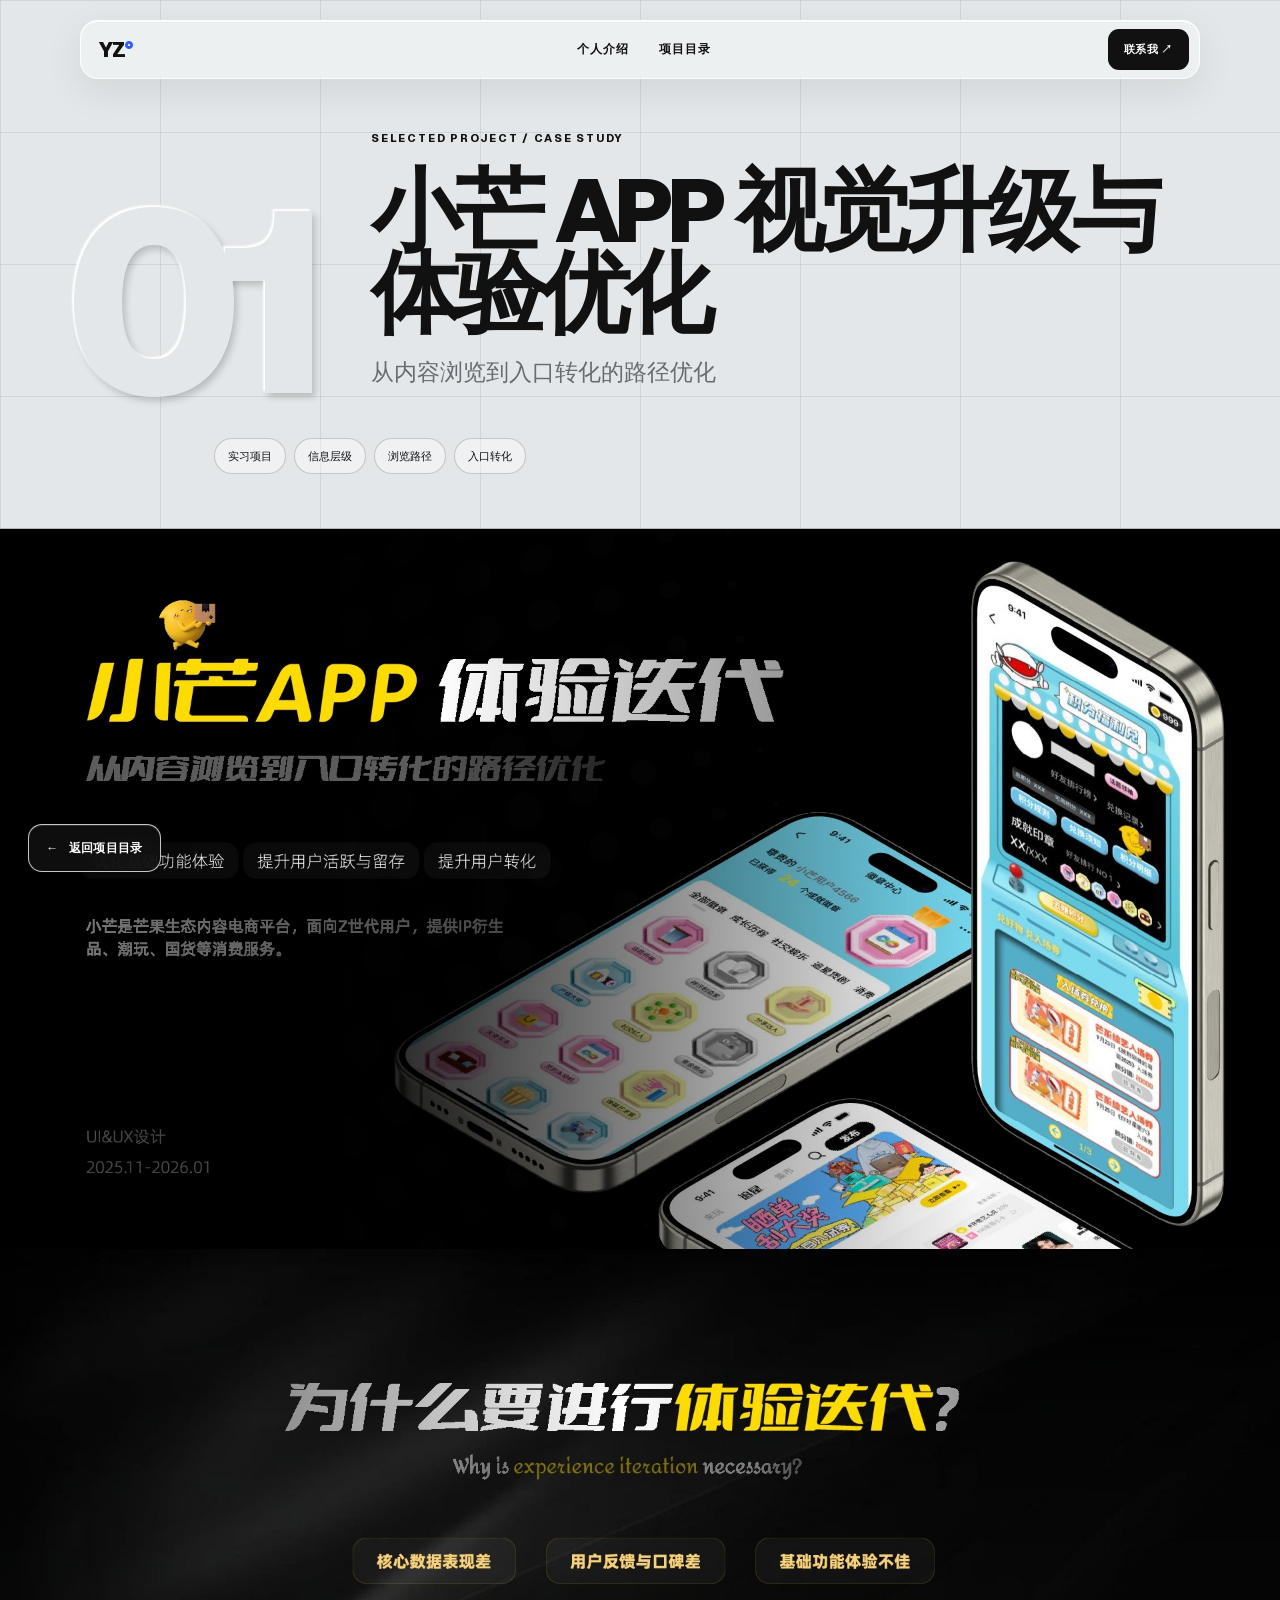
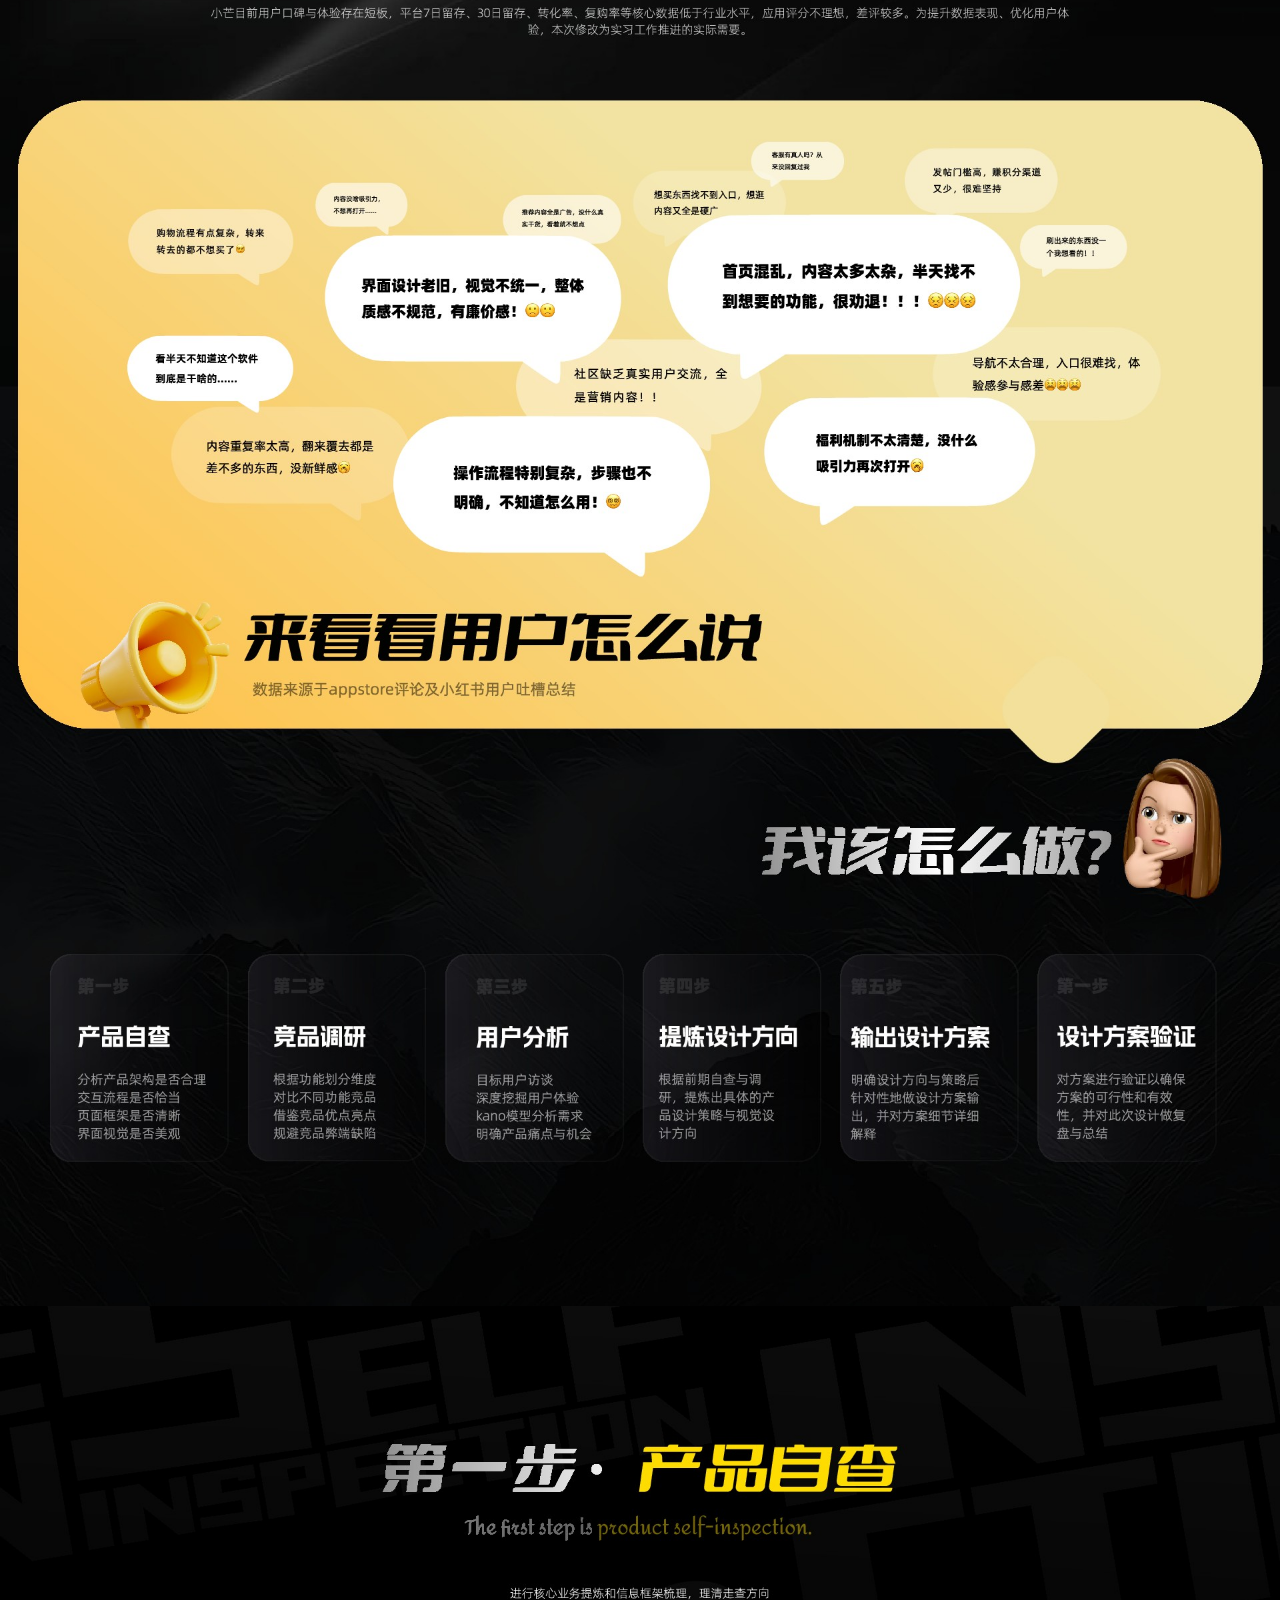
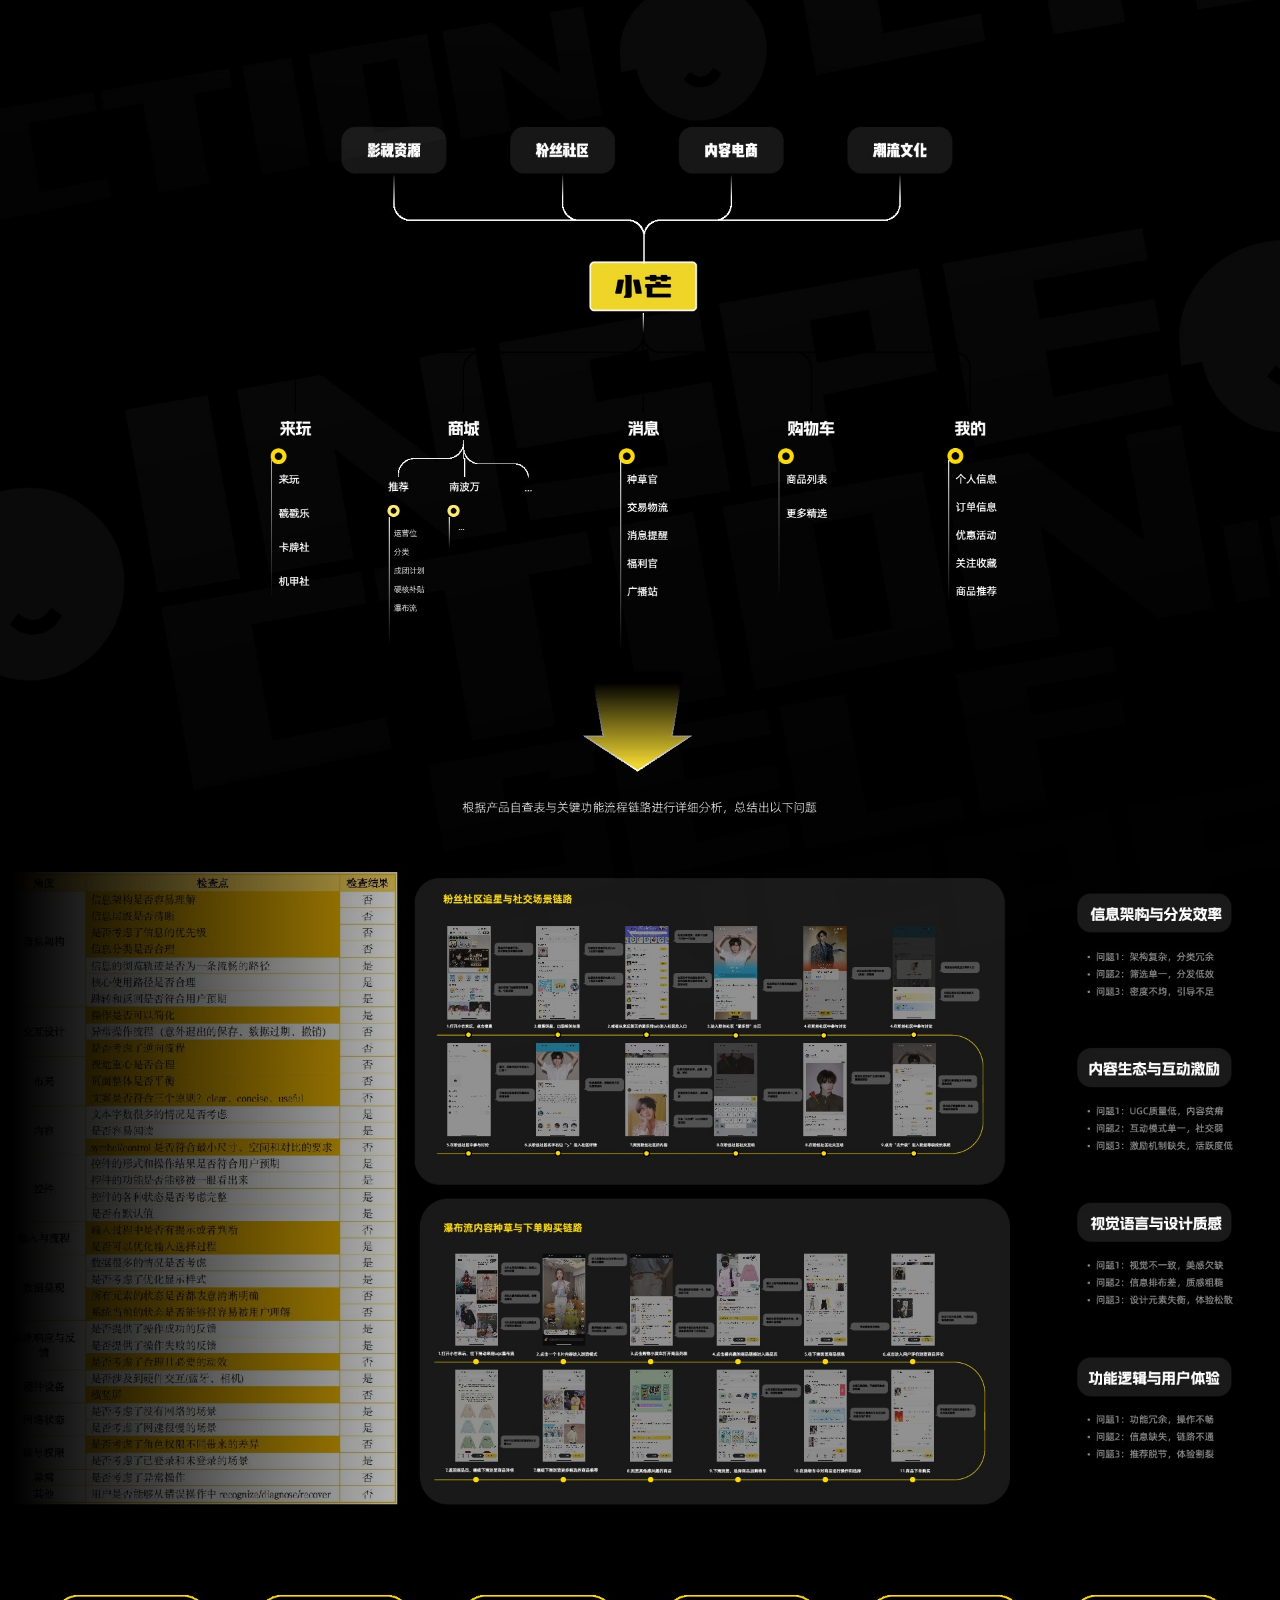
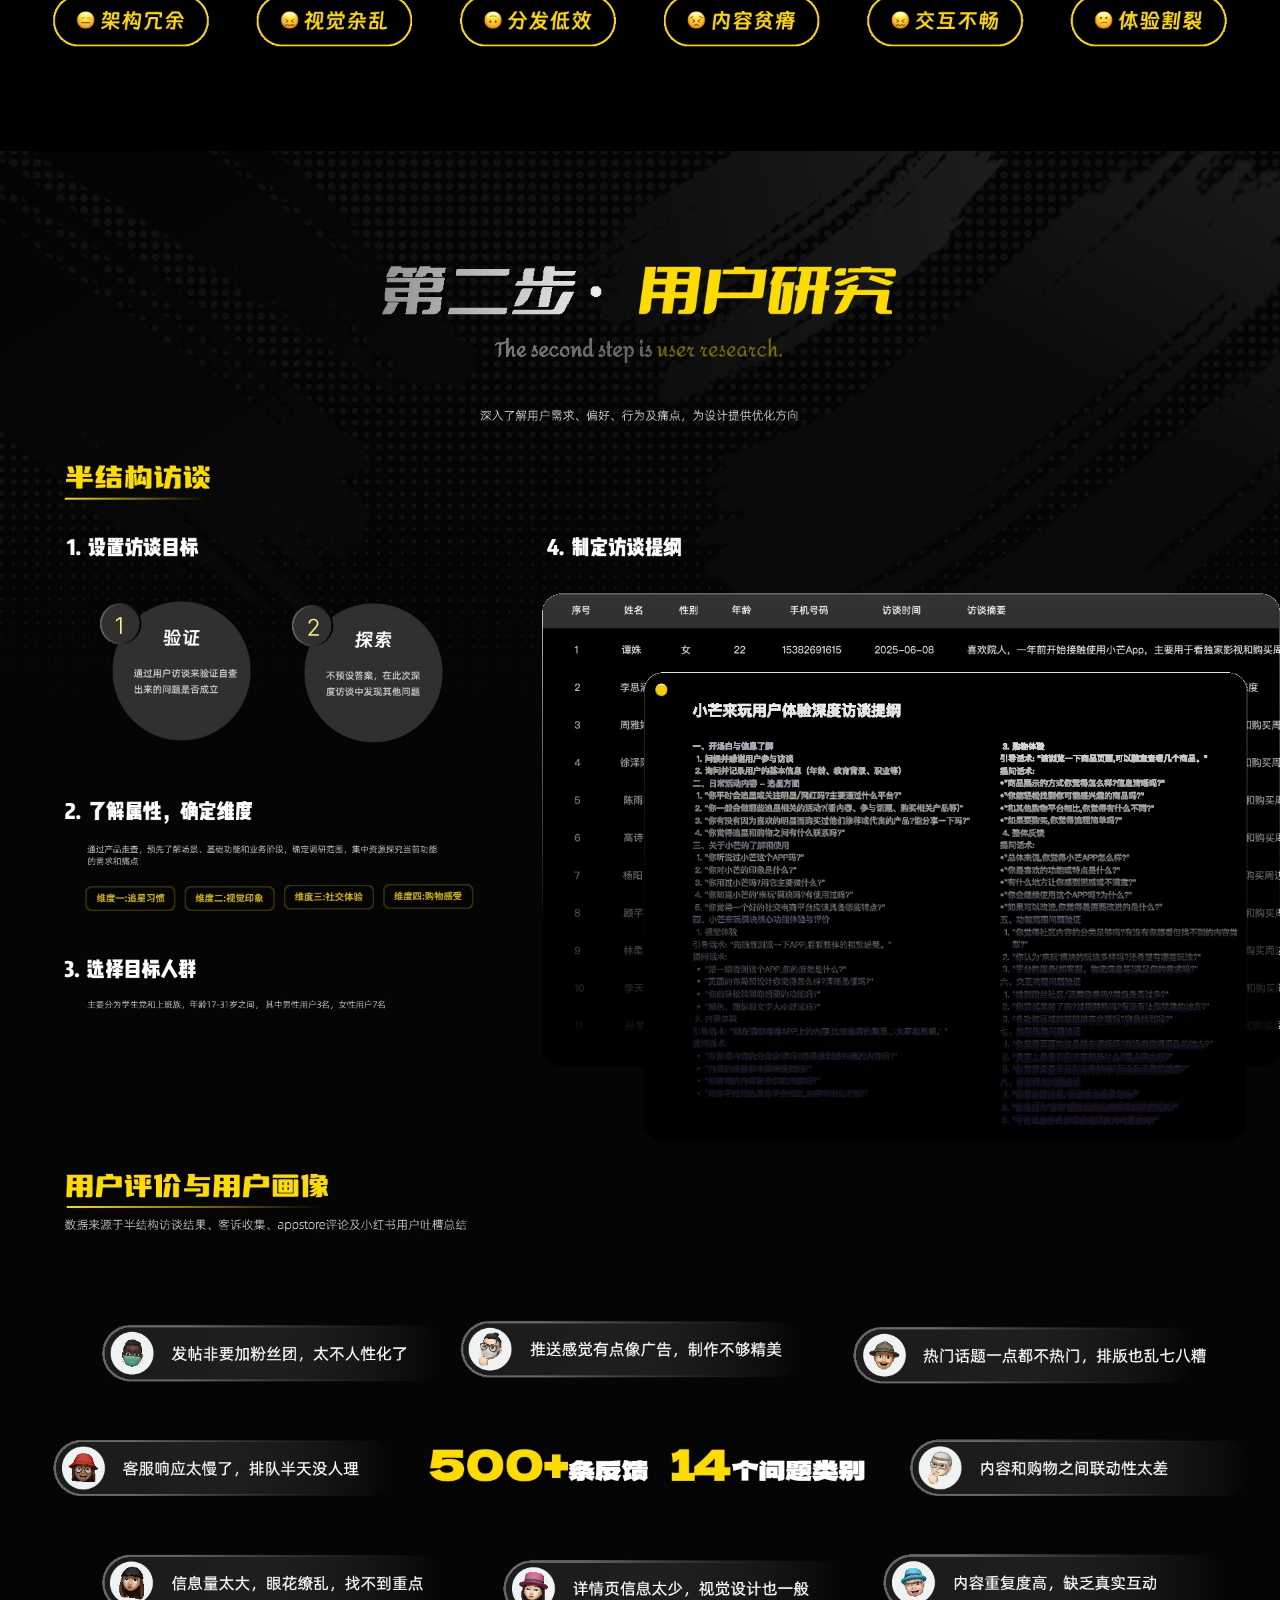
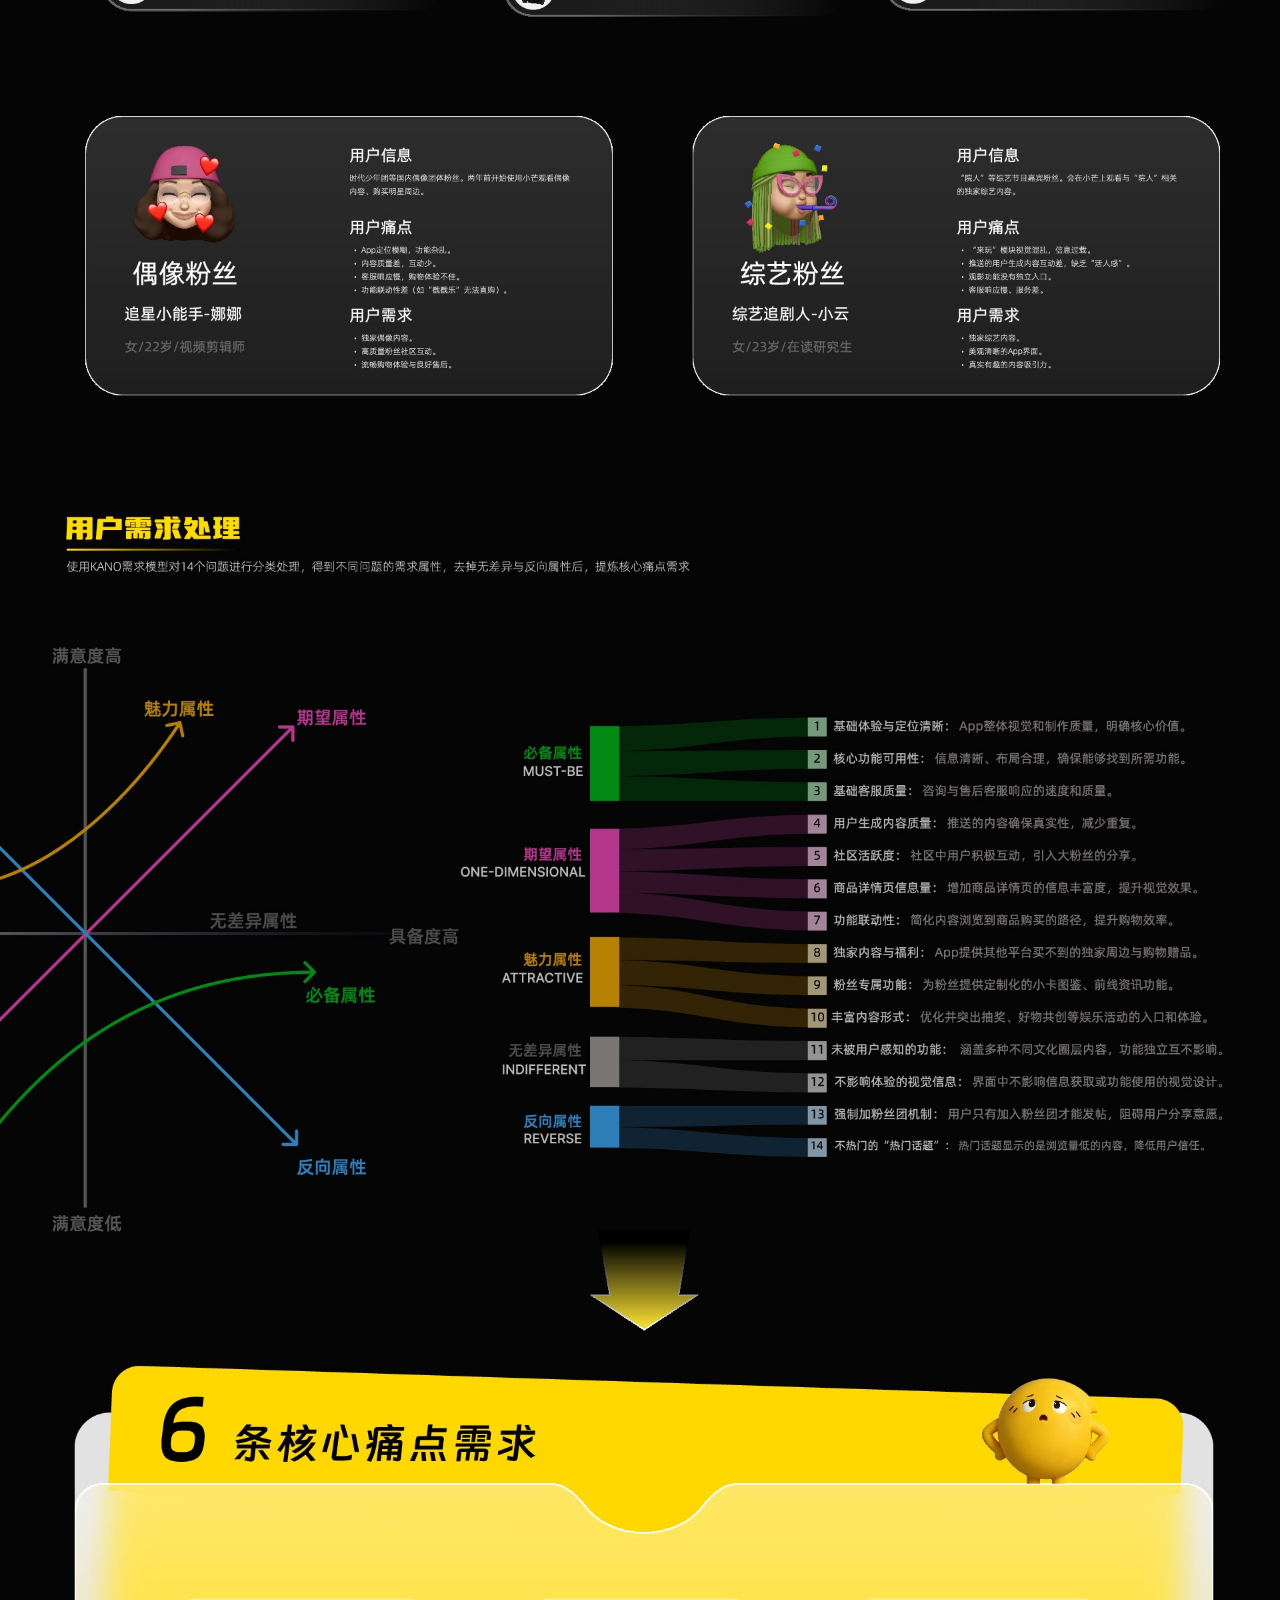
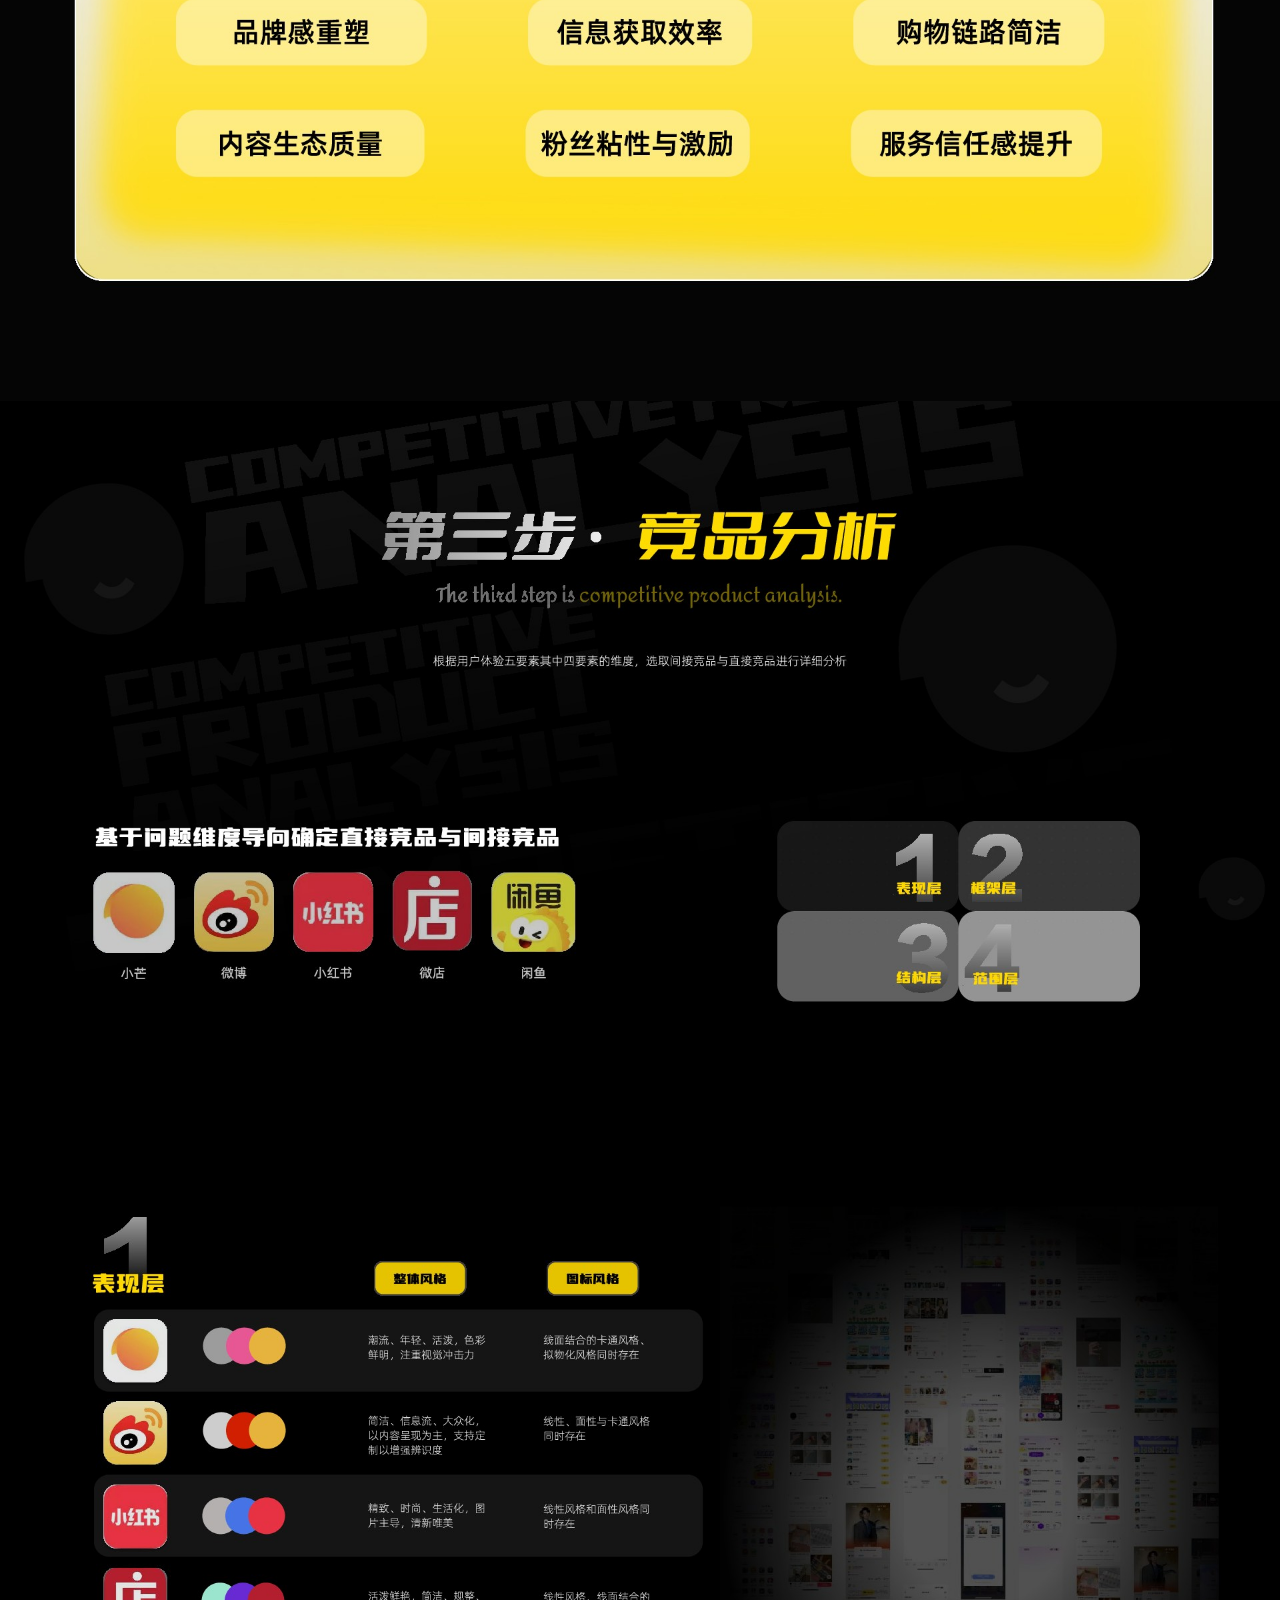
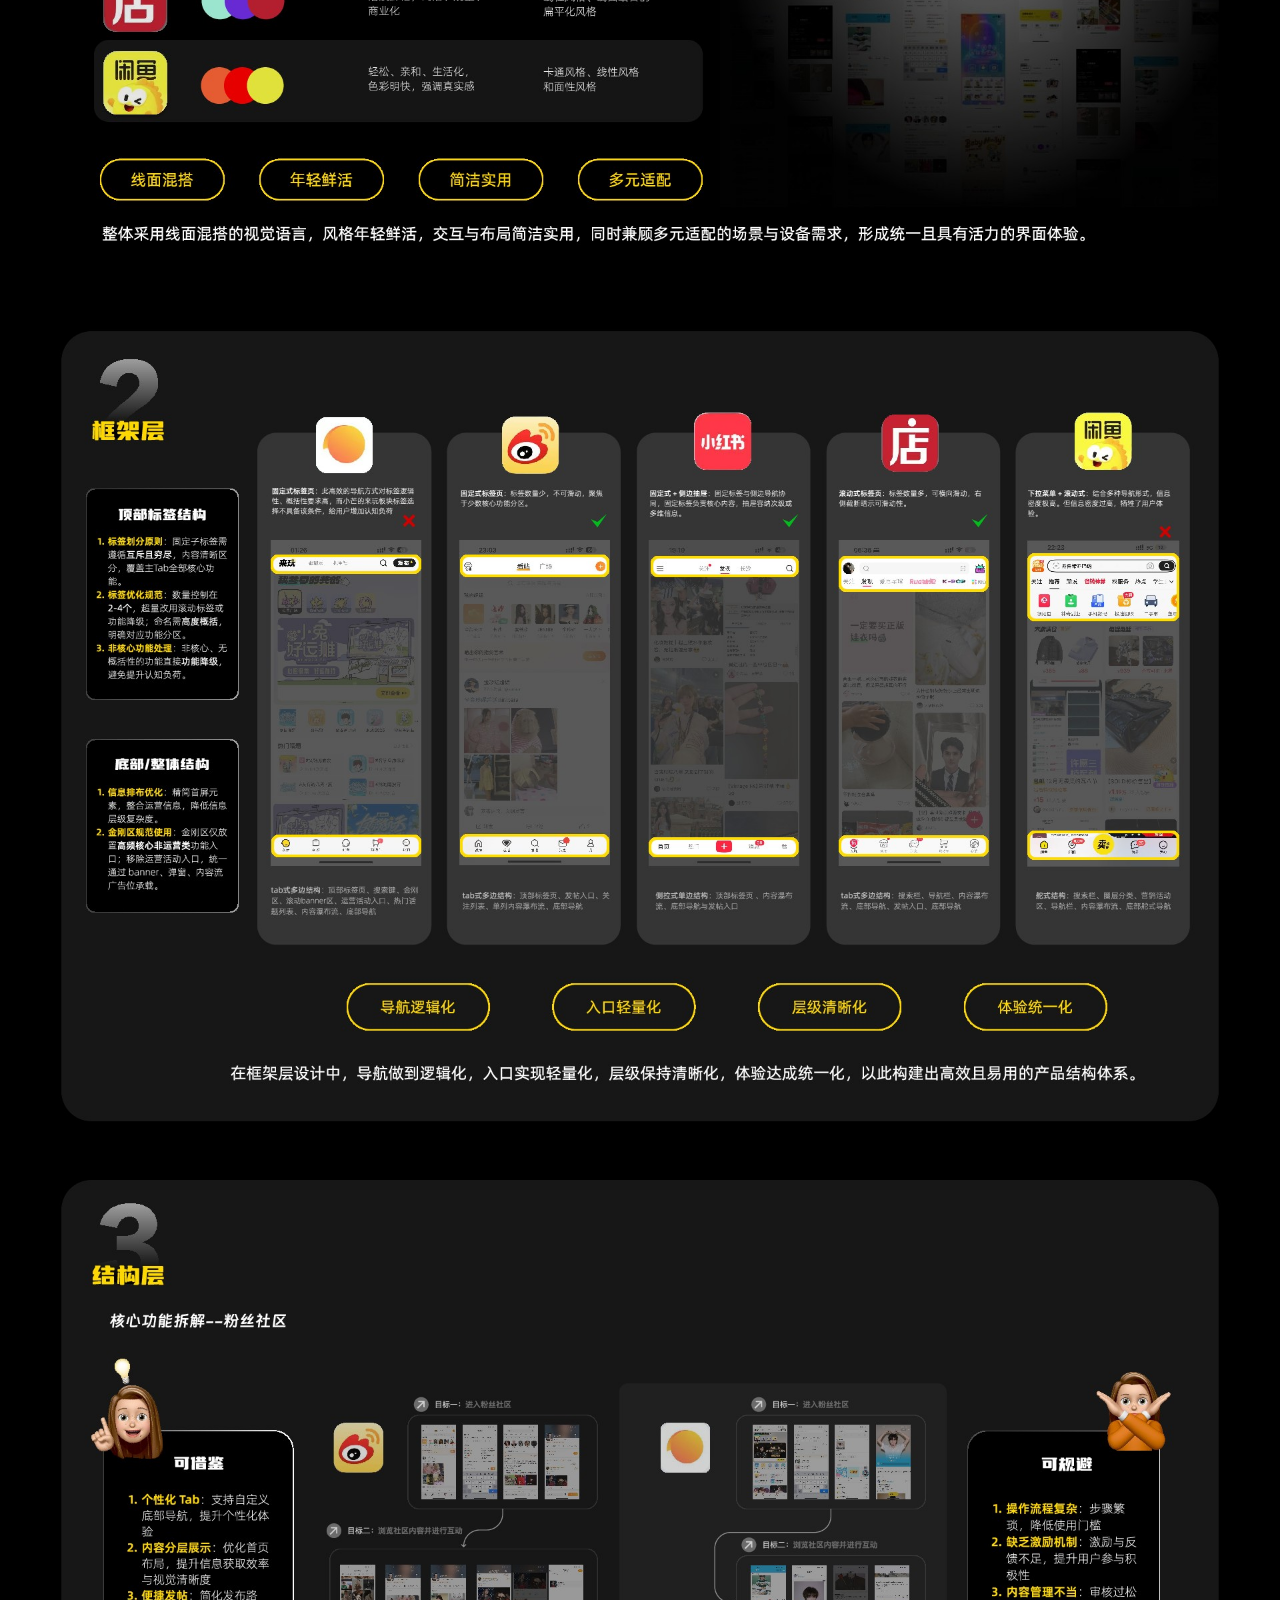
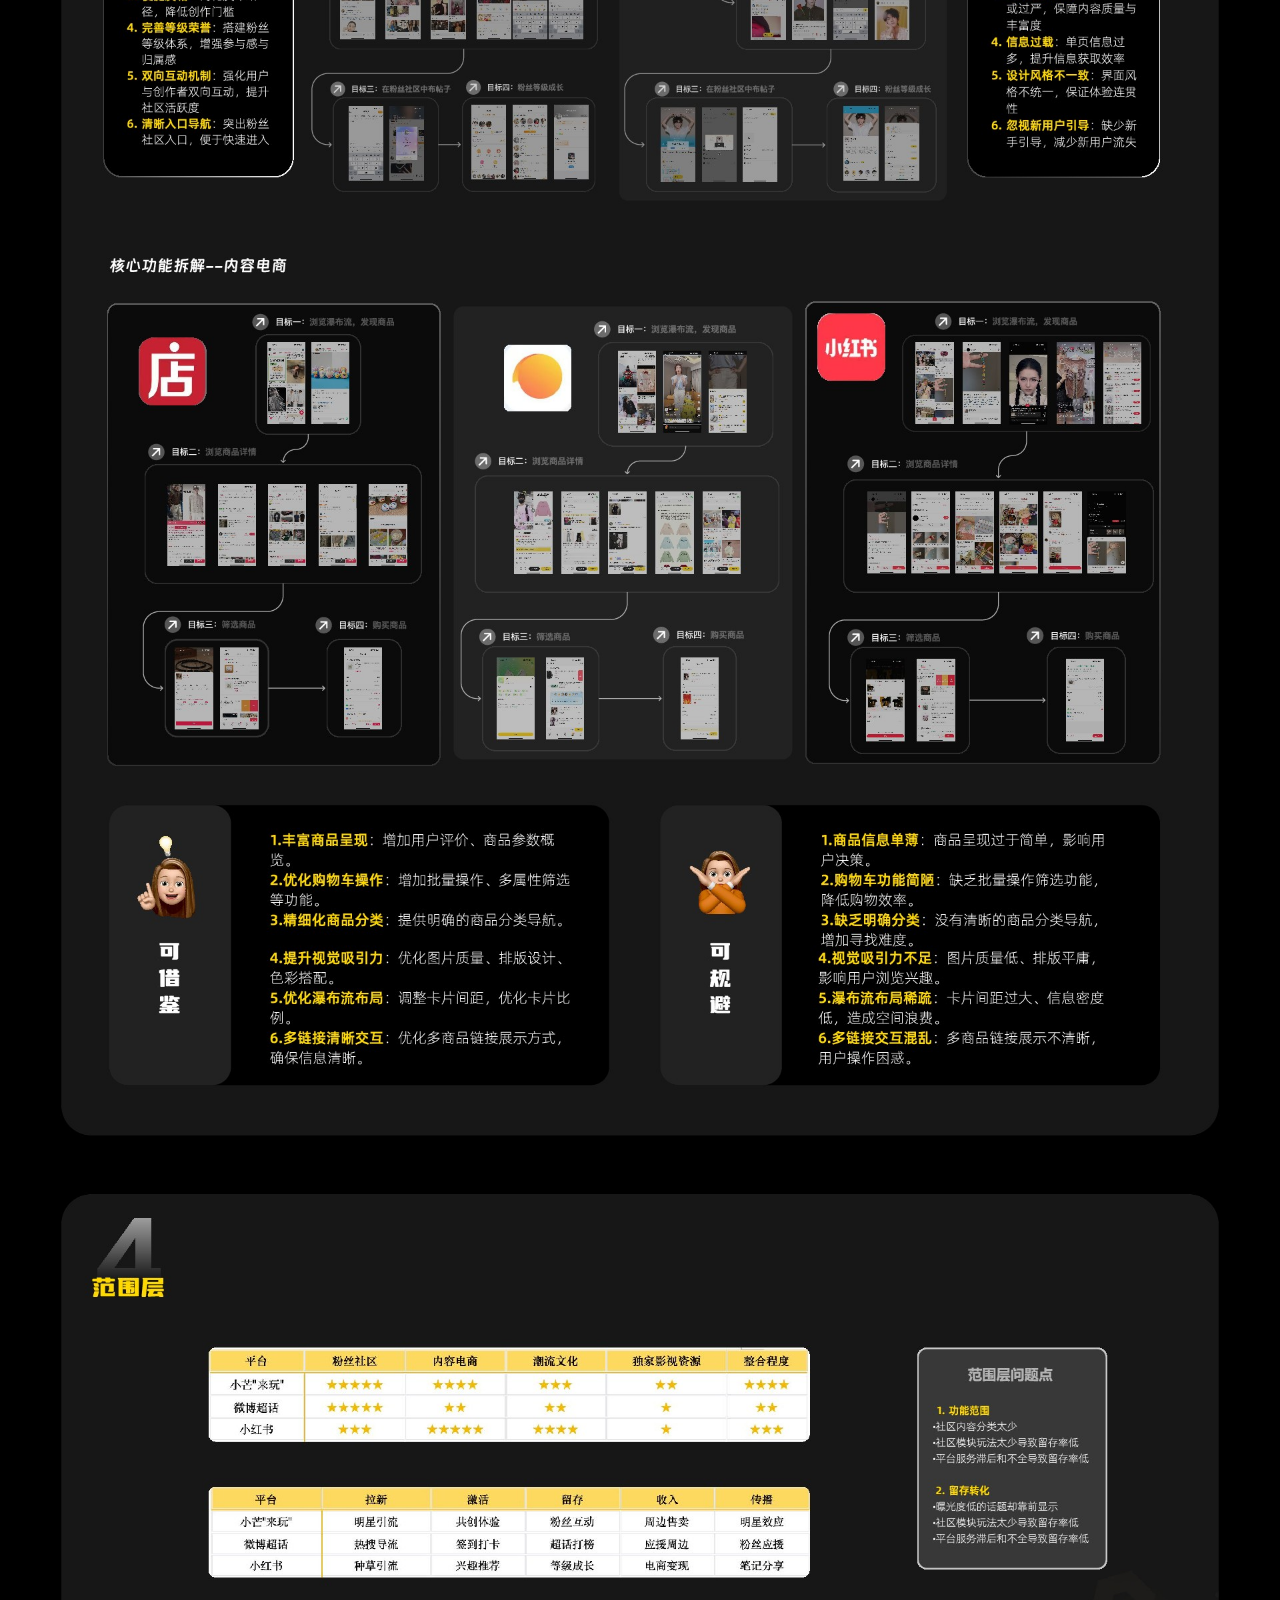
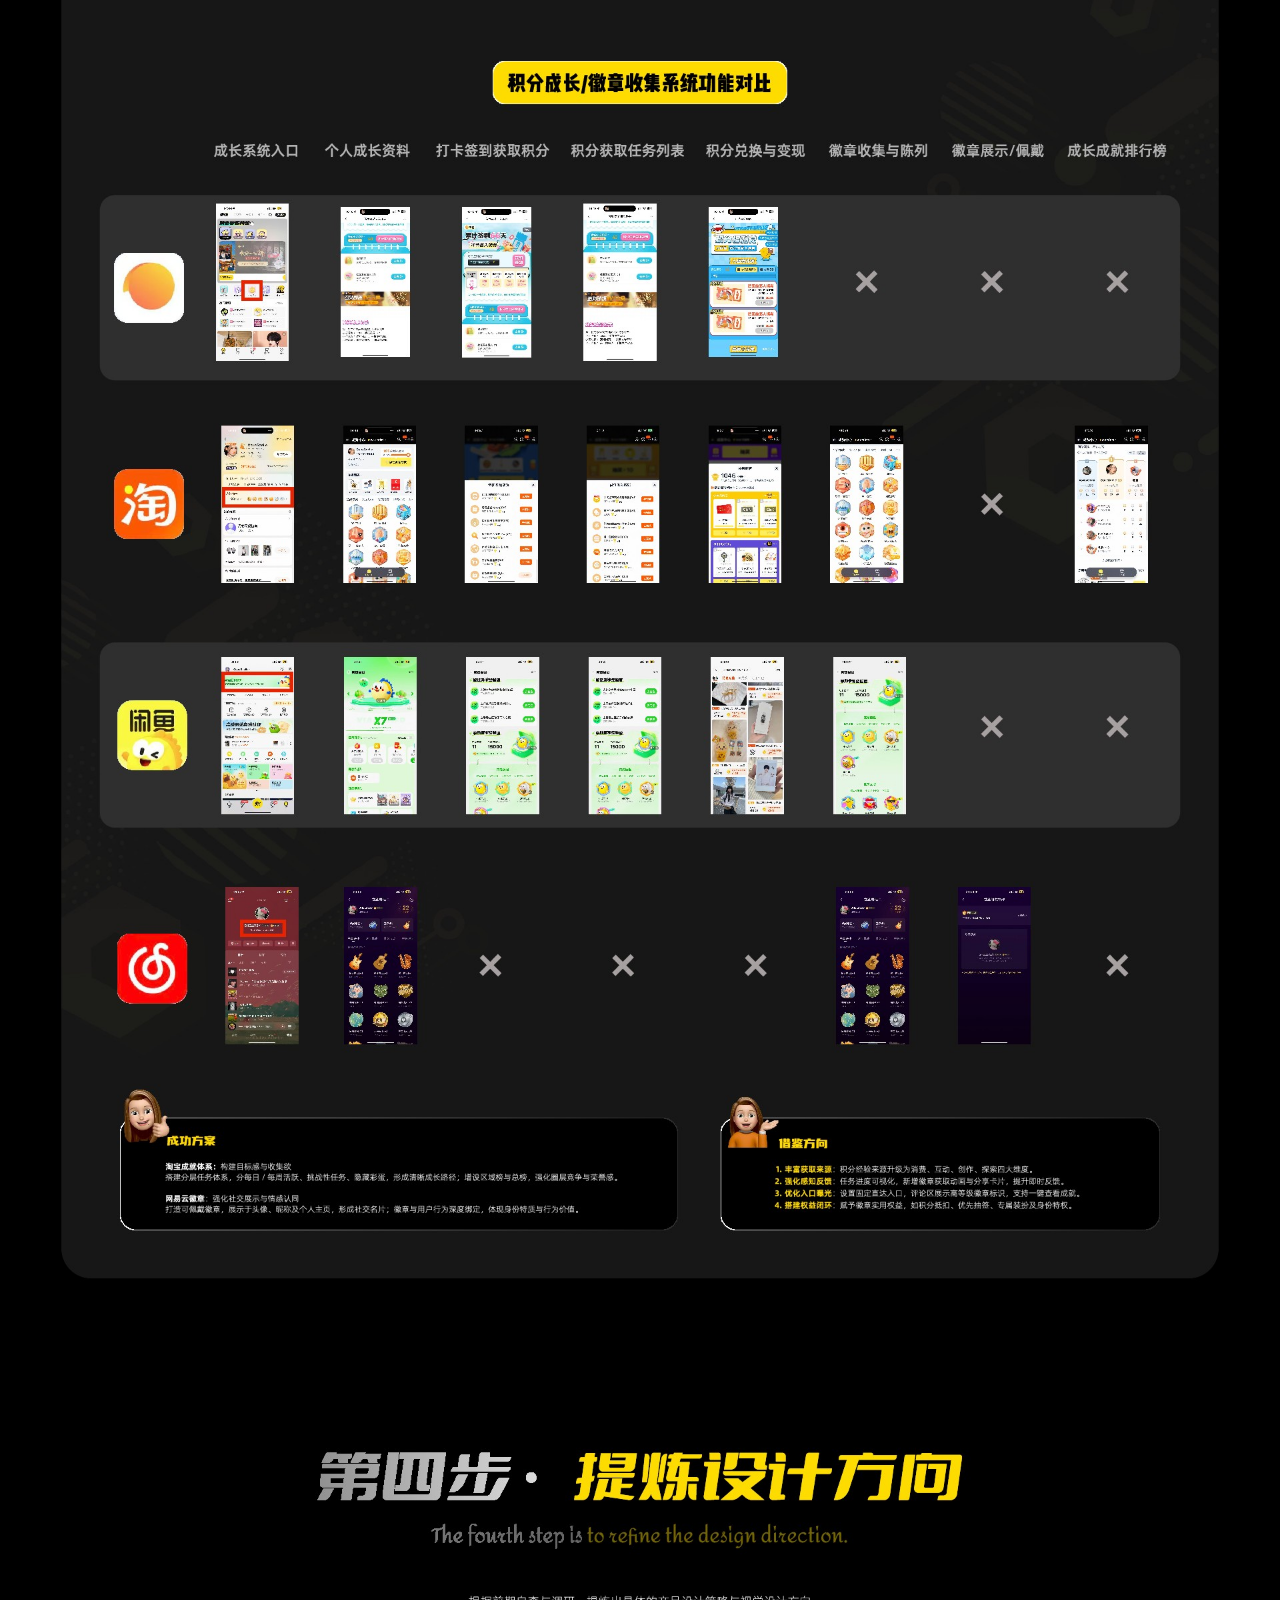
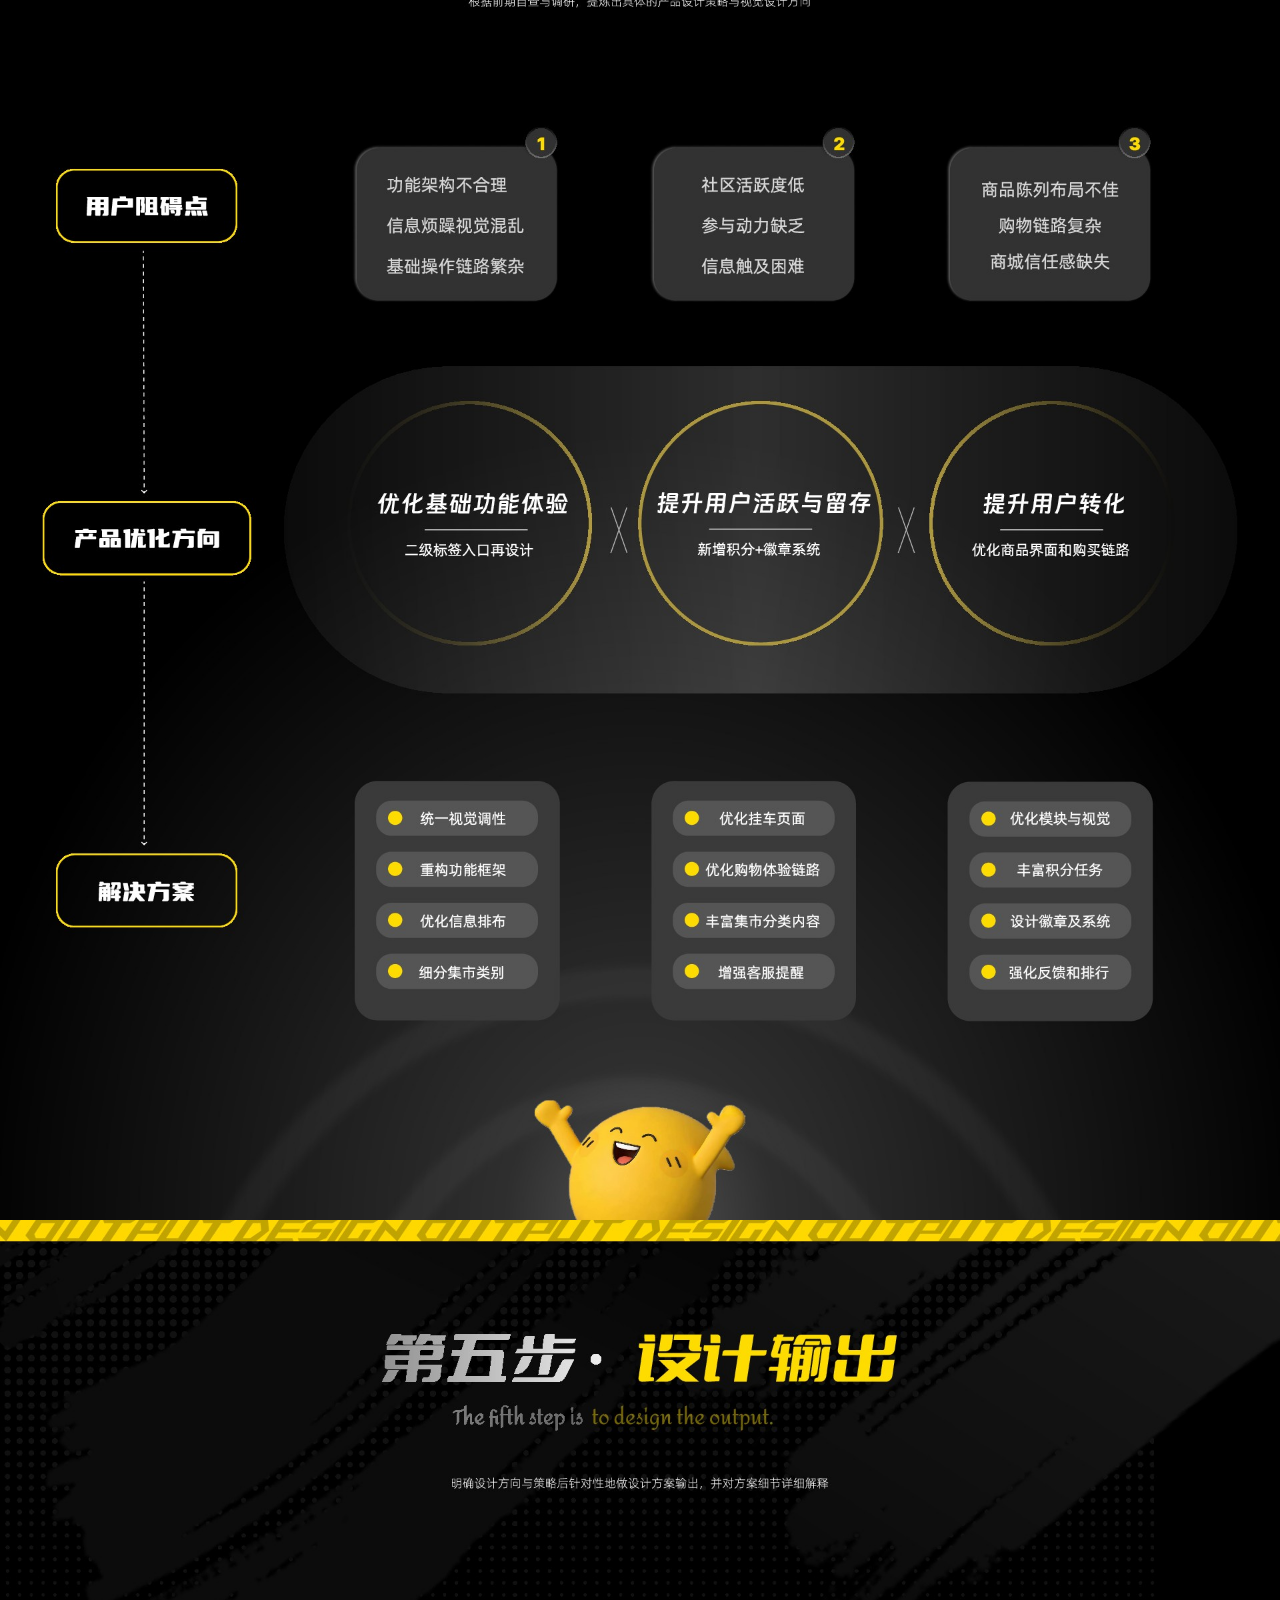
<file: projects/xiaomang/index.html>
<!DOCTYPE html><html lang="zh-CN"><head><meta charSet="utf-8"/><meta name="viewport" content="width=device-width, initial-scale=1"/><link rel="preload" href="/assets/xiaomang/page-01.jpg" as="image" fetchPriority="high"/><link rel="stylesheet" href="/assets/index-DQmbIIJU.css" data-rsc-css-href="/assets/index-DQmbIIJU.css" data-precedence="vite-rsc/importer-resources"/><link rel="modulepreload" href="/assets/layout-segment-context-_hpHDieD.js" crossorigin=""/><link rel="modulepreload" href="/assets/rolldown-runtime-S-ySWqyJ.js" crossorigin=""/><link rel="modulepreload" href="/assets/index-BLAc8QXt.js" crossorigin=""/><link rel="modulepreload" href="/assets/framework-DjPHiq1u.js" crossorigin=""/><title>袁竹韵｜UI/UX Designer Portfolio</title><meta name="description" content="用户研究与产品思维驱动的 UI/UX 设计师个人作品集。"/><link rel="shortcut icon" href="/favicon.svg"/><link rel="icon" href="/favicon.svg"/><meta name="codex-preview" content="development"/><link rel="modulepreload" href="/assets/index-BLAc8QXt.js" />
<link rel="preload" href="/assets/_vinext_fonts/geist-8ac0455e797f/geist-ff2310f5.woff2" as="font" type="font/woff2" crossorigin />
<link rel="preload" href="/assets/_vinext_fonts/geist-8ac0455e797f/geist-875ccdd4.woff2" as="font" type="font/woff2" crossorigin />
<link rel="preload" href="/assets/_vinext_fonts/geist-8ac0455e797f/geist-52306abf.woff2" as="font" type="font/woff2" crossorigin />
<link rel="preload" href="/assets/_vinext_fonts/geist-8ac0455e797f/geist-001175b1.woff2" as="font" type="font/woff2" crossorigin />
<link rel="preload" href="/assets/_vinext_fonts/geist-8ac0455e797f/geist-98bbbccb.woff2" as="font" type="font/woff2" crossorigin />
<link rel="preload" href="/assets/_vinext_fonts/geist-mono-00e989178794/geist-mono-f6b33328.woff2" as="font" type="font/woff2" crossorigin />
<link rel="preload" href="/assets/_vinext_fonts/geist-mono-00e989178794/geist-mono-44e03052.woff2" as="font" type="font/woff2" crossorigin />
<link rel="preload" href="/assets/_vinext_fonts/geist-mono-00e989178794/geist-mono-0638449e.woff2" as="font" type="font/woff2" crossorigin />
<link rel="preload" href="/assets/_vinext_fonts/geist-mono-00e989178794/geist-mono-971fb274.woff2" as="font" type="font/woff2" crossorigin />
<link rel="preload" href="/assets/_vinext_fonts/geist-mono-00e989178794/geist-mono-44745446.woff2" as="font" type="font/woff2" crossorigin />
<link rel="preload" href="/assets/_vinext_fonts/geist-mono-00e989178794/geist-mono-013b2f2f.woff2" as="font" type="font/woff2" crossorigin />
<style data-vinext-fonts>/* cyrillic-ext */
@font-face {
  font-family: 'Geist';
  font-style: normal;
  font-weight: 100 900;
  font-display: swap;
  src: url(/assets/_vinext_fonts/geist-8ac0455e797f/geist-ff2310f5.woff2) format('woff2');
  unicode-range: U+0460-052F, U+1C80-1C8A, U+20B4, U+2DE0-2DFF, U+A640-A69F, U+FE2E-FE2F;
}
/* cyrillic */
@font-face {
  font-family: 'Geist';
  font-style: normal;
  font-weight: 100 900;
  font-display: swap;
  src: url(/assets/_vinext_fonts/geist-8ac0455e797f/geist-875ccdd4.woff2) format('woff2');
  unicode-range: U+0301, U+0400-045F, U+0490-0491, U+04B0-04B1, U+2116;
}
/* vietnamese */
@font-face {
  font-family: 'Geist';
  font-style: normal;
  font-weight: 100 900;
  font-display: swap;
  src: url(/assets/_vinext_fonts/geist-8ac0455e797f/geist-52306abf.woff2) format('woff2');
  unicode-range: U+0102-0103, U+0110-0111, U+0128-0129, U+0168-0169, U+01A0-01A1, U+01AF-01B0, U+0300-0301, U+0303-0304, U+0308-0309, U+0323, U+0329, U+1EA0-1EF9, U+20AB;
}
/* latin-ext */
@font-face {
  font-family: 'Geist';
  font-style: normal;
  font-weight: 100 900;
  font-display: swap;
  src: url(/assets/_vinext_fonts/geist-8ac0455e797f/geist-001175b1.woff2) format('woff2');
  unicode-range: U+0100-02BA, U+02BD-02C5, U+02C7-02CC, U+02CE-02D7, U+02DD-02FF, U+0304, U+0308, U+0329, U+1D00-1DBF, U+1E00-1E9F, U+1EF2-1EFF, U+2020, U+20A0-20AB, U+20AD-20C0, U+2113, U+2C60-2C7F, U+A720-A7FF;
}
/* latin */
@font-face {
  font-family: 'Geist';
  font-style: normal;
  font-weight: 100 900;
  font-display: swap;
  src: url(/assets/_vinext_fonts/geist-8ac0455e797f/geist-98bbbccb.woff2) format('woff2');
  unicode-range: U+0000-00FF, U+0131, U+0152-0153, U+02BB-02BC, U+02C6, U+02DA, U+02DC, U+0304, U+0308, U+0329, U+2000-206F, U+20AC, U+2122, U+2191, U+2193, U+2212, U+2215, U+FEFF, U+FFFD;
}

.__font_geist_0tvmz3h { font-family: 'Geist', sans-serif; }

.__variable_geist_0tvmz3h { --font-geist-sans: 'Geist', sans-serif; }

/* cyrillic-ext */
@font-face {
  font-family: 'Geist Mono';
  font-style: normal;
  font-weight: 100 900;
  font-display: swap;
  src: url(/assets/_vinext_fonts/geist-mono-00e989178794/geist-mono-f6b33328.woff2) format('woff2');
  unicode-range: U+0460-052F, U+1C80-1C8A, U+20B4, U+2DE0-2DFF, U+A640-A69F, U+FE2E-FE2F;
}
/* cyrillic */
@font-face {
  font-family: 'Geist Mono';
  font-style: normal;
  font-weight: 100 900;
  font-display: swap;
  src: url(/assets/_vinext_fonts/geist-mono-00e989178794/geist-mono-44e03052.woff2) format('woff2');
  unicode-range: U+0301, U+0400-045F, U+0490-0491, U+04B0-04B1, U+2116;
}
/* symbols2 */
@font-face {
  font-family: 'Geist Mono';
  font-style: normal;
  font-weight: 100 900;
  font-display: swap;
  src: url(/assets/_vinext_fonts/geist-mono-00e989178794/geist-mono-0638449e.woff2) format('woff2');
  unicode-range: U+2000-2001, U+2004-2008, U+200A, U+23B8-23BD, U+2500-259F;
}
/* vietnamese */
@font-face {
  font-family: 'Geist Mono';
  font-style: normal;
  font-weight: 100 900;
  font-display: swap;
  src: url(/assets/_vinext_fonts/geist-mono-00e989178794/geist-mono-971fb274.woff2) format('woff2');
  unicode-range: U+0102-0103, U+0110-0111, U+0128-0129, U+0168-0169, U+01A0-01A1, U+01AF-01B0, U+0300-0301, U+0303-0304, U+0308-0309, U+0323, U+0329, U+1EA0-1EF9, U+20AB;
}
/* latin-ext */
@font-face {
  font-family: 'Geist Mono';
  font-style: normal;
  font-weight: 100 900;
  font-display: swap;
  src: url(/assets/_vinext_fonts/geist-mono-00e989178794/geist-mono-44745446.woff2) format('woff2');
  unicode-range: U+0100-02BA, U+02BD-02C5, U+02C7-02CC, U+02CE-02D7, U+02DD-02FF, U+0304, U+0308, U+0329, U+1D00-1DBF, U+1E00-1E9F, U+1EF2-1EFF, U+2020, U+20A0-20AB, U+20AD-20C0, U+2113, U+2C60-2C7F, U+A720-A7FF;
}
/* latin */
@font-face {
  font-family: 'Geist Mono';
  font-style: normal;
  font-weight: 100 900;
  font-display: swap;
  src: url(/assets/_vinext_fonts/geist-mono-00e989178794/geist-mono-013b2f2f.woff2) format('woff2');
  unicode-range: U+0000-00FF, U+0131, U+0152-0153, U+02BB-02BC, U+02C6, U+02DA, U+02DC, U+0304, U+0308, U+0329, U+2000-206F, U+20AC, U+2122, U+2191, U+2193, U+2212, U+2215, U+FEFF, U+FFFD;
}

.__font_geist_mono_1diim1n { font-family: 'Geist Mono', sans-serif; }

.__variable_geist_mono_1diim1n { --font-geist-mono: 'Geist Mono', sans-serif; }
</style>
</head><body class="__variable_geist_0tvmz3h __variable_geist_mono_1diim1n antialiased"><main class="project-page"><header class="site-header"><a class="brand" href="/" aria-label="返回作品集首页">YZ<span>°</span></a><nav aria-label="主导航"><a href="/#about">个人介绍</a><a href="/#projects">项目目录</a></nav><a class="header-contact" href="/#contact">联系我 ↗</a></header><a class="floating-back" href="/#projects" aria-label="返回项目目录"><span aria-hidden="true">←</span> 返回项目目录</a><section class="project-hero"><div class="project-title-row"><span class="project-number">01</span><div><p class="eyebrow">SELECTED PROJECT / CASE STUDY</p><h1>小芒 APP 视觉升级与体验优化</h1><p class="project-subtitle">从内容浏览到入口转化的路径优化</p></div></div><div class="tag-row"><span>实习项目</span><span>信息层级</span><span>浏览路径</span><span>入口转化</span></div></section><section class="case-study" aria-label="小芒 APP 视觉升级与体验优化 项目详情"><img src="/assets/xiaomang/page-01.jpg" alt="小芒 APP 视觉升级与体验优化 项目详情第 1 部分" loading="eager" fetchPriority="high"/><img src="/assets/xiaomang/page-02.jpg" alt="小芒 APP 视觉升级与体验优化 项目详情第 2 部分" loading="lazy" fetchPriority="auto"/><img src="/assets/xiaomang/page-03.jpg" alt="小芒 APP 视觉升级与体验优化 项目详情第 3 部分" loading="lazy" fetchPriority="auto"/><img src="/assets/xiaomang/page-04.jpg" alt="小芒 APP 视觉升级与体验优化 项目详情第 4 部分" loading="lazy" fetchPriority="auto"/><img src="/assets/xiaomang/page-05.jpg" alt="小芒 APP 视觉升级与体验优化 项目详情第 5 部分" loading="lazy" fetchPriority="auto"/><img src="/assets/xiaomang/page-06.jpg" alt="小芒 APP 视觉升级与体验优化 项目详情第 6 部分" loading="lazy" fetchPriority="auto"/><img src="/assets/xiaomang/page-07.jpg" alt="小芒 APP 视觉升级与体验优化 项目详情第 7 部分" loading="lazy" fetchPriority="auto"/><img src="/assets/xiaomang/page-08.jpg" alt="小芒 APP 视觉升级与体验优化 项目详情第 8 部分" loading="lazy" fetchPriority="auto"/><img src="/assets/xiaomang/page-09.jpg" alt="小芒 APP 视觉升级与体验优化 项目详情第 9 部分" loading="lazy" fetchPriority="auto"/><img src="/assets/xiaomang/page-10.jpg" alt="小芒 APP 视觉升级与体验优化 项目详情第 10 部分" loading="lazy" fetchPriority="auto"/><img src="/assets/xiaomang/page-11.jpg" alt="小芒 APP 视觉升级与体验优化 项目详情第 11 部分" loading="lazy" fetchPriority="auto"/></section><section class="project-switcher" aria-label="项目切换"><span class="project-switch-spacer"></span><a class="project-switch project-switch-next" href="/projects/studyfun"><span>NEXT PROJECT</span><strong>STUDYFUN 学趣坊<!-- --> →</strong></a></section></main><script src="/site.js" defer></script></body></html>
</file>
<file: assets/index-DQmbIIJU.css>
/*! tailwindcss v4.2.1 | MIT License | https://tailwindcss.com */
@layer theme{:root,:host{--font-sans:ui-sans-serif, system-ui, sans-serif, "Apple Color Emoji", "Segoe UI Emoji", "Segoe UI Symbol", "Noto Color Emoji";--font-mono:ui-monospace, SFMono-Regular, Menlo, Monaco, Consolas, "Liberation Mono", "Courier New", monospace;--spacing:.25rem;--default-font-family:var(--font-sans);--default-mono-font-family:var(--font-mono)}}@layer base{*,:after,:before,::backdrop{box-sizing:border-box;border:0 solid;margin:0;padding:0}::file-selector-button{box-sizing:border-box;border:0 solid;margin:0;padding:0}html,:host{-webkit-text-size-adjust:100%;tab-size:4;line-height:1.5;font-family:var(--default-font-family,ui-sans-serif, system-ui, sans-serif, "Apple Color Emoji", "Segoe UI Emoji", "Segoe UI Symbol", "Noto Color Emoji");font-feature-settings:var(--default-font-feature-settings,normal);font-variation-settings:var(--default-font-variation-settings,normal);-webkit-tap-highlight-color:transparent}hr{height:0;color:inherit;border-top-width:1px}abbr:where([title]){-webkit-text-decoration:underline dotted;text-decoration:underline dotted}h1,h2,h3,h4,h5,h6{font-size:inherit;font-weight:inherit}a{color:inherit;-webkit-text-decoration:inherit;-webkit-text-decoration:inherit;-webkit-text-decoration:inherit;-webkit-text-decoration:inherit;text-decoration:inherit}b,strong{font-weight:bolder}code,kbd,samp,pre{font-family:var(--default-mono-font-family,ui-monospace, SFMono-Regular, Menlo, Monaco, Consolas, "Liberation Mono", "Courier New", monospace);font-feature-settings:var(--default-mono-font-feature-settings,normal);font-variation-settings:var(--default-mono-font-variation-settings,normal);font-size:1em}small{font-size:80%}sub,sup{vertical-align:baseline;font-size:75%;line-height:0;position:relative}sub{bottom:-.25em}sup{top:-.5em}table{text-indent:0;border-color:inherit;border-collapse:collapse}:-moz-focusring{outline:auto}progress{vertical-align:baseline}summary{display:list-item}ol,ul,menu{list-style:none}img,svg,video,canvas,audio,iframe,embed,object{vertical-align:middle;display:block}img,video{max-width:100%;height:auto}button,input,select,optgroup,textarea{font:inherit;font-feature-settings:inherit;font-variation-settings:inherit;letter-spacing:inherit;color:inherit;opacity:1;background-color:#0000;border-radius:0}::file-selector-button{font:inherit;font-feature-settings:inherit;font-variation-settings:inherit;letter-spacing:inherit;color:inherit;opacity:1;background-color:#0000;border-radius:0}:where(select:is([multiple],[size])) optgroup{font-weight:bolder}:where(select:is([multiple],[size])) optgroup option{padding-inline-start:20px}::file-selector-button{margin-inline-end:4px}::placeholder{opacity:1}@supports (not ((-webkit-appearance:-apple-pay-button))) or (contain-intrinsic-size:1px){::placeholder{color:currentColor}@supports (color:color-mix(in lab, red, red)){::placeholder{color:color-mix(in oklab, currentcolor 50%, transparent)}}}textarea{resize:vertical}::-webkit-search-decoration{-webkit-appearance:none}::-webkit-date-and-time-value{min-height:1lh;text-align:inherit}::-webkit-datetime-edit{display:inline-flex}::-webkit-datetime-edit-fields-wrapper{padding:0}::-webkit-datetime-edit{padding-block:0}::-webkit-datetime-edit-year-field{padding-block:0}::-webkit-datetime-edit-month-field{padding-block:0}::-webkit-datetime-edit-day-field{padding-block:0}::-webkit-datetime-edit-hour-field{padding-block:0}::-webkit-datetime-edit-minute-field{padding-block:0}::-webkit-datetime-edit-second-field{padding-block:0}::-webkit-datetime-edit-millisecond-field{padding-block:0}::-webkit-datetime-edit-meridiem-field{padding-block:0}::-webkit-calendar-picker-indicator{line-height:1}:-moz-ui-invalid{box-shadow:none}button,input:where([type=button],[type=reset],[type=submit]){appearance:button}::file-selector-button{appearance:button}::-webkit-inner-spin-button{height:auto}::-webkit-outer-spin-button{height:auto}[hidden]:where(:not([hidden=until-found])){display:none!important}}@layer components;@layer utilities{.visible{visibility:visible}.fixed{position:fixed}.relative{position:relative}.start{inset-inline-start:var(--spacing)}.table{display:table}.antialiased{-webkit-font-smoothing:antialiased;-moz-osx-font-smoothing:grayscale}}:root{--paper:#e6e9ec;--paper-deep:#d8dde1;--ink:#111;--muted:#666c72;--yellow:#ffdf24;--blue:#315dff;--red:#ff563f;--green:#1fc653;--line:#11111129}*{box-sizing:border-box}html{scroll-behavior:smooth}body{background:var(--paper);color:var(--ink);font-family:var(--font-geist-sans), "Noto Sans SC", "Microsoft YaHei", sans-serif;margin:0}a{color:inherit;text-decoration:none}img{max-width:100%;display:block}.site-header{z-index:50;-webkit-backdrop-filter:blur(18px);backdrop-filter:blur(18px);background:#eff2f4c7;border:1px solid #ffffffd9;border-radius:18px;grid-template-columns:1fr auto 1fr;align-items:center;width:min(100% - 40px,1120px);min-height:58px;padding:8px 10px 8px 18px;display:grid;position:fixed;top:20px;left:50%;transform:translate(-50%);box-shadow:0 12px 38px #00000014,inset 0 1px #fffffff2}.brand{letter-spacing:-.06em;font-size:21px;font-weight:850}.brand span{color:var(--blue)}.site-header nav{letter-spacing:.08em;gap:30px;font-size:12px;font-weight:700;display:flex}.site-header nav a,.header-contact{transition:opacity .2s}.site-header nav a:hover,.header-contact:hover{opacity:.52}.header-contact{color:#fff;background:var(--ink);letter-spacing:.06em;border-radius:11px;justify-self:end;padding:12px 16px;font-size:11px;font-weight:750}.hero{border-bottom:1px solid var(--line);background:radial-gradient(circle at 65% 10%,#fffffff2,#0000 35%),linear-gradient(140deg,#edf0f2 0%,#dce1e4 100%);align-items:center;min-height:100svh;padding:150px max(7vw,28px) 64px;display:flex;position:relative;overflow:hidden}.hero-grid{opacity:.42;background-image:linear-gradient(var(--line) 1px, transparent 1px), linear-gradient(90deg, var(--line) 1px, transparent 1px);background-size:12.5vw 100%,100% 25%;position:absolute;inset:0;-webkit-mask-image:linear-gradient(#0000 3%,#000 24% 87%,#0000);mask-image:linear-gradient(#0000 3%,#000 24% 87%,#0000)}.hero-kicker{letter-spacing:.18em;justify-content:space-between;font-size:11px;font-weight:750;display:flex;position:absolute;top:110px;left:max(7vw,28px);right:max(7vw,28px)}.hero-copy{z-index:2;width:100%;position:relative}.eyebrow{letter-spacing:.16em;margin:0 0 22px;font-size:11px;font-weight:750}.hero h1{letter-spacing:-.095em;text-transform:uppercase;color:#e5e8eb;text-shadow:-2px -2px 2px #ffffffe6,3px 4px 7px #00000030,0 0 #d2d7db;max-width:1000px;margin:0;font-size:clamp(76px,13.4vw,208px);font-weight:850;line-height:.73}.hero h1 span{display:block}.hero h1 span:last-child{margin-left:10.5vw}.hero-statement{border-left:5px solid var(--yellow);width:min(440px,70vw);margin:46px 0 0 48%;padding-left:18px}.hero-statement p{color:var(--muted);margin:0 0 5px;font-size:clamp(14px,1.4vw,18px)}.hero-statement strong{letter-spacing:-.04em;font-size:clamp(26px,3.1vw,46px)}.hero-actions{gap:10px;margin:30px 0 0 48%;display:flex}.button{border-radius:12px;justify-content:center;align-items:center;gap:18px;min-height:48px;padding:0 20px;font-size:13px;font-weight:750;transition:transform .2s,box-shadow .2s;display:inline-flex}.button:hover{transform:translateY(-3px);box-shadow:0 10px 24px #0000001f}.button-dark{color:#fff;background:var(--ink)}.button-light{border:1px solid var(--line);background:#ffffff80}.hero-note{color:var(--muted);letter-spacing:.15em;margin:0;font-size:10px;position:absolute;bottom:25px;right:max(7vw,28px)}.shape{z-index:1;position:absolute;box-shadow:inset 0 1px #ffffff73}.shape-blue{background:var(--blue);clip-path:inset(50% 0 0);border-radius:50%;width:72px;height:72px;top:66%;left:2.5%}.shape-red{border:13px solid var(--red);border-radius:50%;width:52px;height:52px;top:32%;right:7%}.shape-yellow{background:var(--yellow);width:78px;height:14px;bottom:8%;right:22%;transform:rotate(-35deg)}.shape-green{background:var(--green);width:26px;height:26px;bottom:19%;right:3%}.portfolio-section{padding:112px max(4vw,20px)}.projects-section{padding-top:36px}.section-heading{border-bottom:1px solid var(--line);letter-spacing:.13em;justify-content:space-between;max-width:1380px;margin:0 auto 28px;padding-bottom:12px;font-size:11px;font-weight:750;display:flex}.section-heading p{margin:0}.section-intro{max-width:1380px;color:var(--muted);margin:0 auto 24px;font-size:13px}.artboard-shell,.contents-board{background:#e6e9ec;border:1px solid #0003;border-radius:4px;max-width:1380px;margin:0 auto;position:relative;overflow:hidden;box-shadow:0 28px 70px #1c1c1921}.artboard-shell img,.contents-board img{width:100%}.contents-links{grid-template-columns:repeat(3,1fr);gap:7.8%;display:grid;position:absolute;inset:18% 5.4% 19%}.contents-links a{border-radius:16px;outline:0 solid #0000;transition:background .25s,transform .25s,outline .25s;position:relative}.contents-links a:hover,.contents-links a:focus-visible{background:#ffffff14;outline:2px solid #315dffcc;transform:translateY(-8px)}.contents-links span{color:#fff;opacity:0;letter-spacing:.1em;background:#111;border-radius:999px;padding:7px 10px;font-size:10px;font-weight:750;transition:opacity .2s;position:absolute;bottom:10px;right:10px}.contents-links a:hover span,.contents-links a:focus-visible span{opacity:1}.contact-section{border-top:1px solid var(--line);background:linear-gradient(#00000012 1px,#0000 1px) 0 0/100% 25%,linear-gradient(90deg,#00000012 1px,#0000 1px) 0 0/12.5% 100%,#dfe3e6;padding:88px max(4vw,20px)}.contact-heading{border-bottom:1px solid var(--line);letter-spacing:.13em;justify-content:space-between;max-width:1380px;margin:0 auto 48px;padding-bottom:12px;font-size:11px;font-weight:750;display:flex}.contact-heading p{margin:0}.contact-intro{max-width:1380px;margin:0 auto 42px}.contact-intro>p{color:var(--blue);letter-spacing:.18em;margin:0 0 18px;font-size:11px;font-weight:800}.contact-intro h2{letter-spacing:-.055em;max-width:760px;margin:0;font-size:clamp(36px,5.3vw,78px);font-weight:850;line-height:.96}.contact-grid{grid-template-columns:repeat(3,1fr);gap:12px;max-width:1380px;margin:0 auto;display:grid}.contact-card{background:#ffffff8f;border:1px solid #00000024;border-radius:16px;flex-direction:column;justify-content:space-between;min-height:270px;padding:20px;display:flex;box-shadow:inset 0 1px #ffffffe6,0 18px 45px #0000000f}.contact-card>span{letter-spacing:.14em;font-size:10px;font-weight:800}.contact-card h3{letter-spacing:-.045em;margin:0 0 8px;font-size:clamp(24px,2.5vw,36px)}.contact-card p{color:var(--muted);margin:0;font-size:13px;line-height:1.6}.contact-value-copy{color:var(--muted);font:inherit;cursor:pointer;background:0 0;border:0;margin:0;padding:0;font-size:15px;position:relative}.contact-value-copy:after{content:attr(data-tooltip);color:#fff;white-space:nowrap;opacity:0;pointer-events:none;letter-spacing:.04em;background:#111;border-radius:8px;padding:7px 10px;font-size:10px;font-weight:750;transition:opacity .18s,transform .18s;position:absolute;bottom:calc(100% + 10px);left:50%;transform:translate(-50%,5px)}.contact-value-copy:hover:after,.contact-value-copy:focus-visible:after{opacity:1;transform:translate(-50%)}.contact-action{color:#fff;width:fit-content;min-height:44px;font:inherit;letter-spacing:.06em;cursor:pointer;background:#111;border:0;border-radius:10px;align-items:center;padding:0 15px;font-size:11px;font-weight:800;transition:transform .2s;display:inline-flex}.contact-action:hover{transform:translateY(-3px)}.contact-card-wechat{background:var(--yellow)}.contact-card-portfolio{color:#fff;background:var(--blue)}.contact-card-portfolio p{color:#ffffffb8}.contact-card-portfolio .contact-action{color:#111;background:#fff}footer{color:#fff;background:#111;justify-content:space-between;align-items:flex-end;min-height:340px;padding:70px max(7vw,28px) 45px;display:flex}footer div{flex-direction:column;display:flex}footer span{color:#9b9b9b;letter-spacing:.13em;font-size:12px}footer strong{letter-spacing:-.06em;margin-top:10px;font-size:clamp(32px,6vw,88px)}footer a{letter-spacing:.09em;font-size:12px}.project-page{background:#e1e5e8;min-height:100vh}.project-hero{border-bottom:1px solid var(--line);background:linear-gradient(#00000014 1px,#0000 1px) 0 0/100% 25%,linear-gradient(90deg,#00000014 1px,#0000 1px) 0 0/12.5% 100%,#e3e7e9;padding:130px max(5vw,24px) 54px}.project-title-row{grid-template-columns:minmax(150px,24vw) 1fr;align-items:end;display:grid}.project-number{letter-spacing:-.1em;color:#e3e7e9;text-shadow:-2px -2px 2px #fff,3px 4px 7px #00000030;font-size:clamp(100px,20vw,300px);font-weight:850;line-height:.68}.project-title-row h1{letter-spacing:-.065em;max-width:920px;margin:0;font-size:clamp(42px,7vw,104px);font-weight:850;line-height:.92}.project-subtitle{color:var(--muted);margin:22px 0 0;font-size:clamp(16px,1.8vw,24px)}.tag-row{flex-wrap:wrap;gap:8px;margin:48px 0 0 calc(min(150px,24vw) + 0px);display:flex}.tag-row span{background:#ffffff6b;border:1px solid #0000002e;border-radius:999px;padding:9px 13px;font-size:11px}.case-study{background:#fff;width:min(100%,1920px);margin:0 auto}.case-study img{width:100%;height:auto}.floating-back{z-index:45;color:#fff;-webkit-backdrop-filter:blur(14px);backdrop-filter:blur(14px);letter-spacing:.03em;background:#111111e0;border:1px solid #ffffffc2;border-radius:14px;align-items:center;gap:10px;min-height:48px;padding:0 17px;font-size:12px;font-weight:780;transition:transform .2s,background .2s;display:inline-flex;position:fixed;bottom:max(20px,2.2vw);left:max(20px,2.2vw);box-shadow:0 12px 34px #00000038,inset 0 1px #ffffff21}.floating-back:hover,.floating-back:focus-visible{background:#111;transform:translateY(-3px)}.pending-panel{background:#ffffff8c;border:1px solid #0000002e;border-radius:24px;width:min(100% - 40px,960px);min-height:430px;margin:90px auto;padding:clamp(30px,7vw,90px);box-shadow:0 30px 80px #00000014}.pending-panel span{color:var(--red);letter-spacing:.16em;font-size:11px;font-weight:800}.pending-panel h2{letter-spacing:-.05em;margin:24px 0 14px;font-size:clamp(32px,5vw,65px);line-height:1}.pending-panel p{max-width:630px;color:var(--muted);line-height:1.8}.pending-panel a{color:#fff;background:#111;border-radius:10px;margin-top:26px;padding:13px 18px;font-size:12px;font-weight:750;display:inline-flex}.project-switcher{color:#fff;background:#111;grid-template-columns:1fr 1fr;gap:12px;padding:70px max(5vw,24px);display:grid}.project-switch{border:1px solid #fff3;border-radius:18px;flex-direction:column;justify-content:space-between;min-height:180px;padding:24px;transition:transform .2s,background .2s;display:flex}.project-switch:hover{background:#1c1c1c;transform:translateY(-4px)}.project-switch>span{color:#888;letter-spacing:.14em;font-size:10px;font-weight:800}.project-switch strong{letter-spacing:-.055em;font-size:clamp(24px,3.6vw,54px);line-height:1}.project-switch-next{text-align:right}@media (width<=760px){.site-header{grid-template-columns:1fr auto;width:calc(100% - 20px);top:10px}.site-header nav{display:none}.header-contact{padding:10px 12px}.hero{align-items:flex-start;min-height:850px;padding-top:130px}.hero h1{margin-top:80px;font-size:23vw;line-height:.78}.hero h1 span:last-child,.hero-statement,.hero-actions{margin-left:0}.hero-statement{margin-top:56px}.hero-note{left:28px;right:auto}.shape-red{top:38%}.portfolio-section{padding:75px 10px}.projects-section{padding-top:10px}.artboard-shell,.contents-board{border-radius:2px}.contents-links{gap:7.5%;inset:17% 5% 18%}.contents-links a:hover{transform:none}.contents-links span{display:none}.contact-section{padding:75px 10px}.contact-heading{margin-bottom:46px}.contact-intro{margin-bottom:38px}.contact-grid{grid-template-columns:1fr}.contact-card{min-height:220px}footer{flex-direction:column;align-items:flex-start;min-height:270px}.project-hero{padding-top:110px}.project-title-row{grid-template-columns:1fr;gap:36px}.project-number{font-size:34vw}.tag-row{margin-left:0}.project-switcher{grid-template-columns:1fr;padding:44px 12px 84px}.project-switch-spacer{display:none}.project-switch{border-radius:14px;min-height:126px}.floating-back{min-height:44px;padding:0 14px;bottom:12px;left:12px}}@media (prefers-reduced-motion:reduce){html{scroll-behavior:auto}*,:before,:after{transition-duration:.01ms!important}}
</file>
